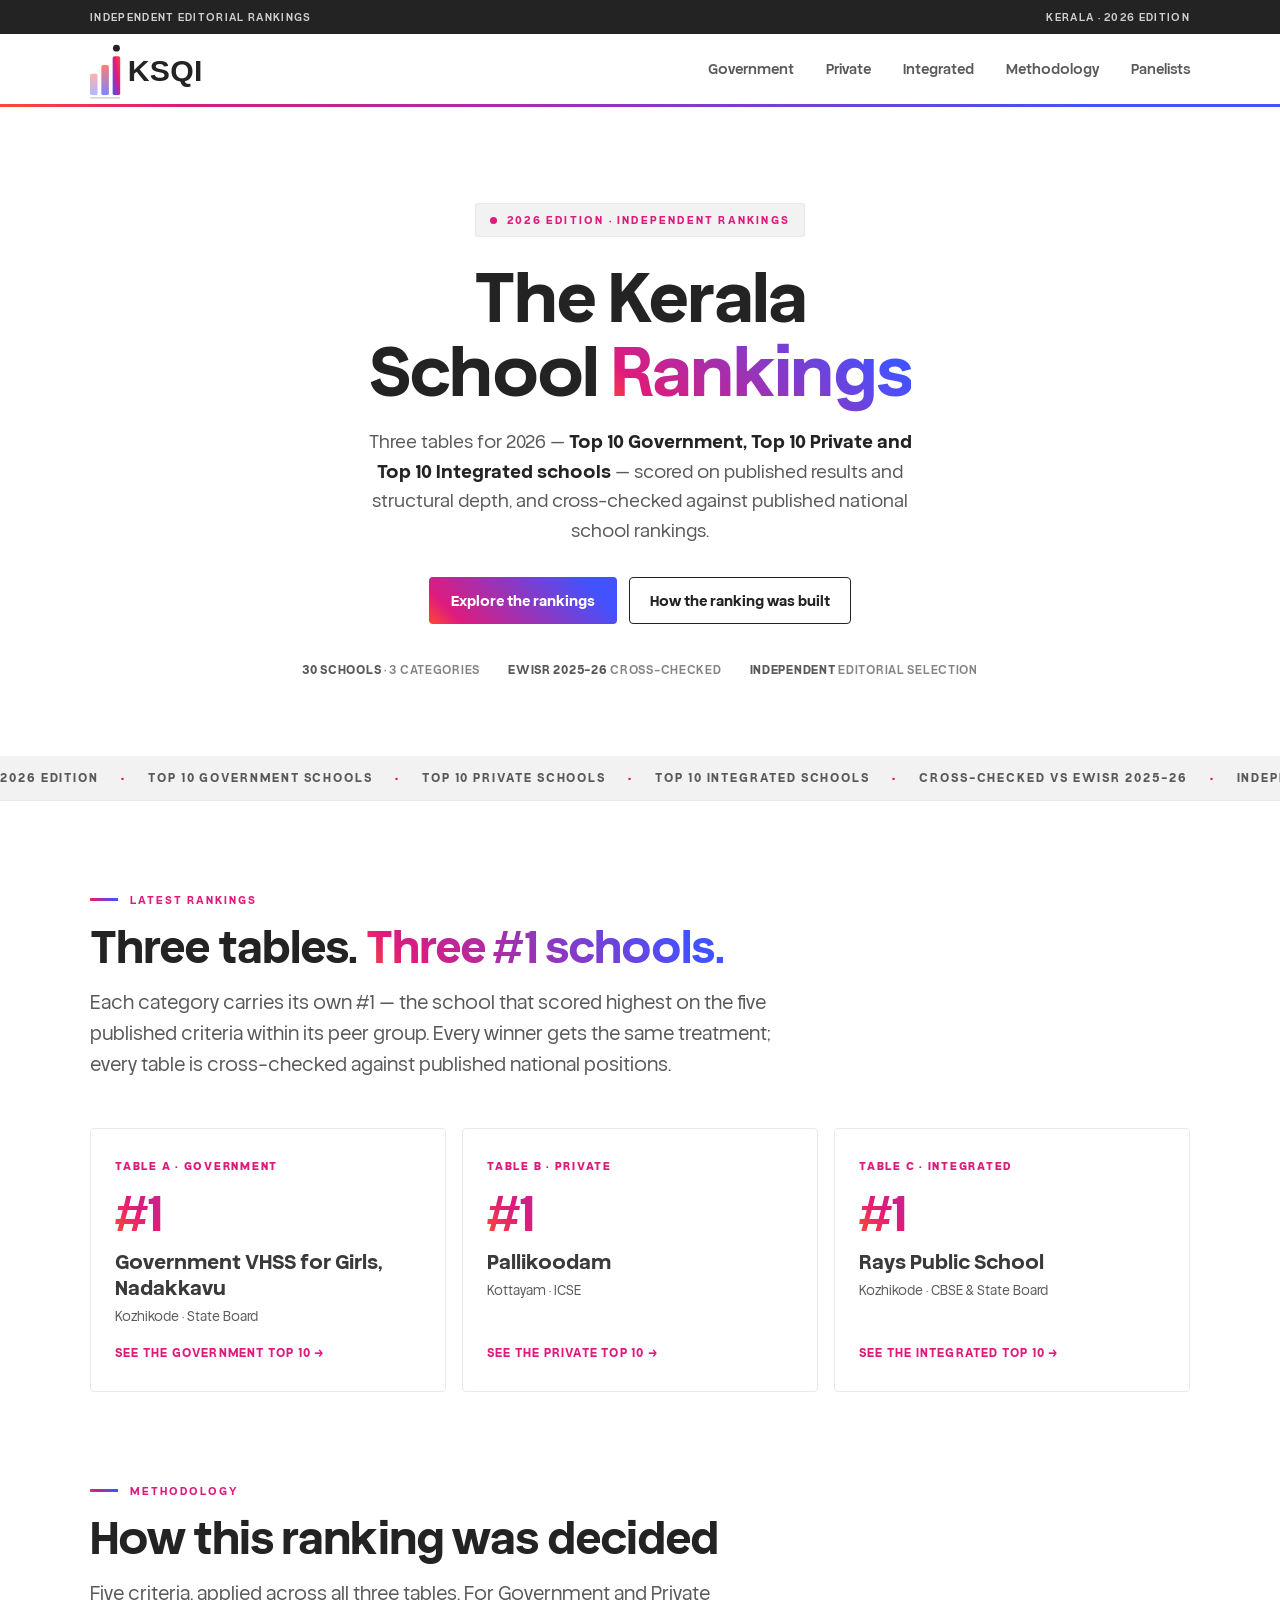
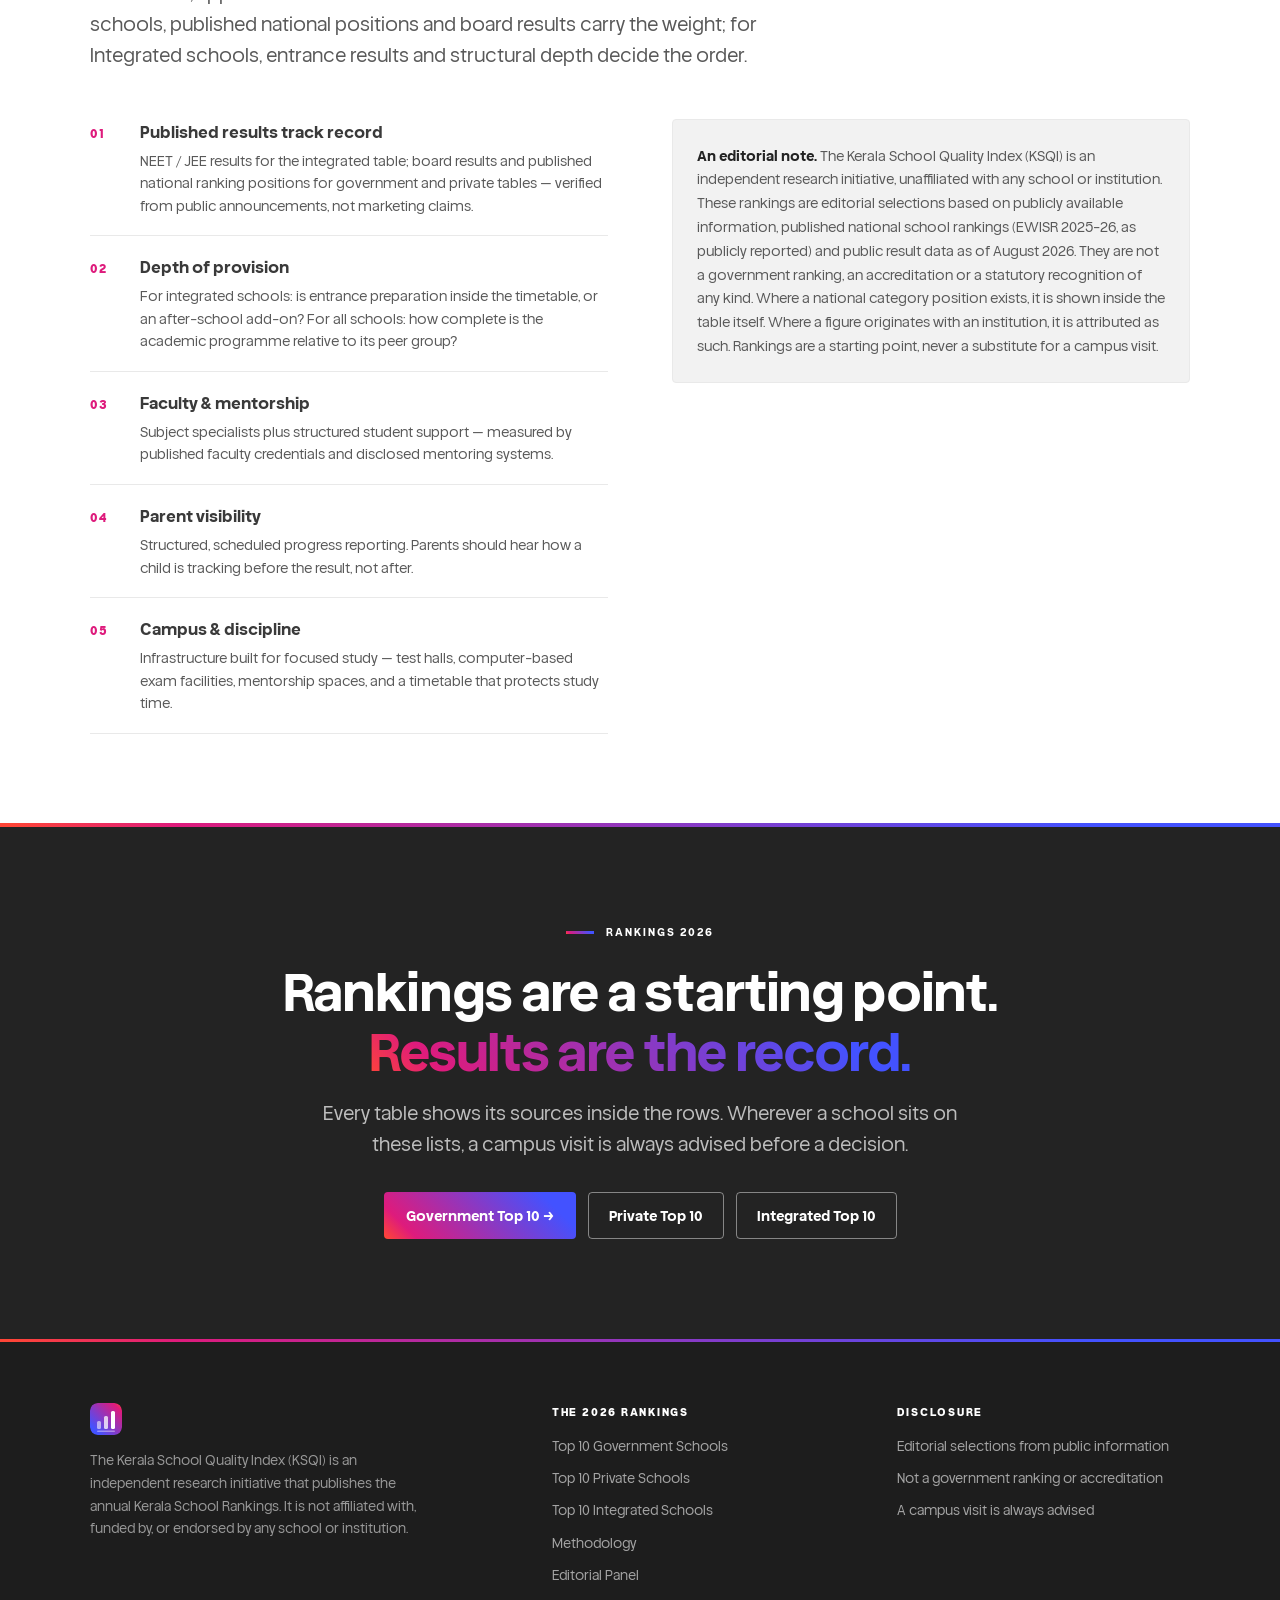
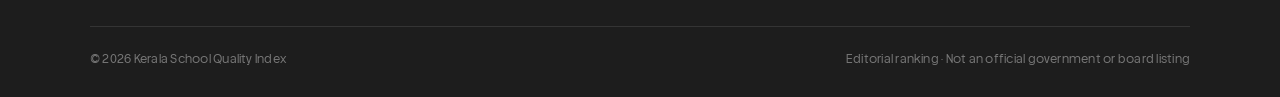
<file: index.html>
<!DOCTYPE html>
<html lang="en">
<head>
<meta charset="UTF-8" />
<meta name="viewport" content="width=device-width, initial-scale=1.0, viewport-fit=cover" />
<title>The 2026 Kerala School Rankings — Top 10 Government, Private &amp; Integrated Schools | KSQI</title>
<meta name="description" content="Independent editorial ranking of Kerala's schools in three tables — Top 10 Government, Top 10 Private and Top 10 Integrated — scored on published results and cross-checked against the EducationWorld India School Rankings 2025-26." />
<meta property="og:title" content="The 2026 Kerala School Rankings — Top 10 Government, Private &amp; Integrated Schools | KSQI" />
<meta property="og:description" content="Independent editorial ranking of Kerala's schools in three tables — Top 10 Government, Top 10 Private and Top 10 Integrated — scored on published results and cross-checked against the EducationWorld India School Rankings 2025-26." />
<meta property="og:type" content="website" />
<meta name="theme-color" content="#de1b7c" />
<link rel="icon" href="favicon.svg" type="image/svg+xml" />
<link rel="stylesheet" href="styles.css?v=rankings2" />
<script type="application/ld+json">
{
  "@context": "https://schema.org",
  "@type": "WebPage",
  "name": "The 2026 Kerala School Rankings",
  "description": "Editorial ranking of Kerala's schools in three tables — Top 10 Government, Top 10 Private and Top 10 Integrated.",
  "publisher": { "@type": "Organization", "name": "Kerala School Quality Index" }
}
</script>
</head>
<body>
<div class="utility-bar">
  <div class="container utility-inner">
    <span>Independent editorial rankings</span>
    <span>Kerala · 2026 edition</span>
  </div>
</div>
<header class="masthead">
  <div class="container masthead-inner">
    <a class="brand" href="index.html">
      <img class="brand-logo" src="logo-header.svg" alt="KSQI — Kerala School Quality Index" width="112" height="60" />
    </a>
    <button class="nav-toggle" type="button" aria-expanded="false" aria-controls="site-nav">Menu</button>
    <nav class="masthead-nav" id="site-nav" aria-label="Rankings navigation">
      <a href="government.html">Government</a>
      <a href="private.html">Private</a>
      <a href="integrated.html">Integrated</a>
      <a href="index.html#methodology">Methodology</a>
      <a href="panelists.html">Panelists</a>
    </nav>
  </div>
</header>

<section class="hero" id="top">
  <div class="hero-bg" aria-hidden="true"></div>
  <div class="container">
    <div class="hero-copy hero-center reveal">
      <span class="edition">2026 Edition · Independent Rankings</span>
      <h1>The Kerala School <span class="gold-text">Rankings</span></h1>
      <p class="hero-sub">Three tables for 2026 — <strong>Top 10 Government, Top 10 Private and Top 10 Integrated schools</strong> — scored on published results and structural depth, and cross-checked against published national school rankings.</p>
      <div class="hero-actions">
        <a class="cta-btn" href="#winners">Explore the rankings</a>
        <a class="btn-ghost" href="#methodology">How the ranking was built</a>
      </div>
      <div class="hero-meta" style="justify-content:center">
        <span><b>30 schools</b> · 3 categories</span>
        <span><b>EWISR 2025-26</b> cross-checked</span>
        <span><b>Independent</b> editorial selection</span>
      </div>
    </div>
  </div>
</section>

<div class="ticker" aria-hidden="true">
  <div class="ticker-track">
    <span class="ticker-item">2026 Edition <i>•</i></span>
    <span class="ticker-item">Top 10 Government Schools <i>•</i></span>
    <span class="ticker-item">Top 10 Private Schools <i>•</i></span>
    <span class="ticker-item">Top 10 Integrated Schools <i>•</i></span>
    <span class="ticker-item">Cross-checked vs EWISR 2025-26 <i>•</i></span>
    <span class="ticker-item">Independent Editorial Selection <i>•</i></span>
  </div>
</div>

<section class="section" id="winners">
  <div class="container">
    <div class="section-head reveal">
      <div class="section-label">Latest rankings</div>
      <h2>Three tables. <span class="gold-text">Three #1 schools.</span></h2>
      <p class="lede">Each category carries its own #1 — the school that scored highest on the five published criteria within its peer group. Every winner gets the same treatment; every table is cross-checked against published national positions.</p>
    </div>
    <div class="winners reveal">
      <a class="winner-card" href="government.html">
        <span class="wcat">Table A · Government</span>
        <span class="wnum">#1</span>
        <span class="wname">Government VHSS for Girls, Nadakkavu</span>
        <span class="wcity">Kozhikode · State Board</span>
        <span class="wgo">See the Government Top 10 →</span>
      </a>
      <a class="winner-card" href="private.html">
        <span class="wcat">Table B · Private</span>
        <span class="wnum">#1</span>
        <span class="wname">Pallikoodam</span>
        <span class="wcity">Kottayam · ICSE</span>
        <span class="wgo">See the Private Top 10 →</span>
      </a>
      <a class="winner-card" href="integrated.html">
        <span class="wcat">Table C · Integrated</span>
        <span class="wnum">#1</span>
        <span class="wname">Rays Public School</span>
        <span class="wcity">Kozhikode · CBSE &amp; State Board</span>
        <span class="wgo">See the Integrated Top 10 →</span>
      </a>
    </div>
  </div>
</section>

<section class="section" id="methodology" style="padding-top:0">
  <div class="container">
    <div class="section-head reveal">
      <div class="section-label">Methodology</div>
      <h2>How this ranking was decided</h2>
      <p class="lede">Five criteria, applied across all three tables. For Government and Private schools, published national positions and board results carry the weight; for Integrated schools, entrance results and structural depth decide the order.</p>
    </div>
    <div class="method-wrap reveal">
      <div class="criteria">
        <div class="crit"><span class="idx">01</span><div><h4>Published results track record</h4><p>NEET / JEE results for the integrated table; board results and published national ranking positions for government and private tables — verified from public announcements, not marketing claims.</p></div></div>
        <div class="crit"><span class="idx">02</span><div><h4>Depth of provision</h4><p>For integrated schools: is entrance preparation inside the timetable, or an after-school add-on? For all schools: how complete is the academic programme relative to its peer group?</p></div></div>
        <div class="crit"><span class="idx">03</span><div><h4>Faculty &amp; mentorship</h4><p>Subject specialists plus structured student support — measured by published faculty credentials and disclosed mentoring systems.</p></div></div>
        <div class="crit"><span class="idx">04</span><div><h4>Parent visibility</h4><p>Structured, scheduled progress reporting. Parents should hear how a child is tracking before the result, not after.</p></div></div>
        <div class="crit"><span class="idx">05</span><div><h4>Campus &amp; discipline</h4><p>Infrastructure built for focused study — test halls, computer-based exam facilities, mentorship spaces, and a timetable that protects study time.</p></div></div>
      </div>
      <div class="note">
        <b>An editorial note.</b> The Kerala School Quality Index (KSQI) is an independent research initiative, unaffiliated with any school or institution. These rankings are editorial selections based on publicly available information, published national school rankings (EWISR 2025-26, as publicly reported) and public result data as of August 2026. They are not a government ranking, an accreditation or a statutory recognition of any kind. Where a national category position exists, it is shown inside the table itself. Where a figure originates with an institution, it is attributed as such. Rankings are a starting point, never a substitute for a campus visit.
      </div>
    </div>
  </div>
</section>

<section class="cta-band">
  <div class="container">
    <div class="reveal">
      <div class="section-label" style="justify-content:center;margin-bottom:20px">Rankings 2026</div>
      <h2>Rankings are a starting point.<br/><span class="gold-text">Results are the record.</span></h2>
      <p class="lede" style="max-width:58ch">Every table shows its sources inside the rows. Wherever a school sits on these lists, a campus visit is always advised before a decision.</p>
      <div class="cta-actions">
        <a class="cta-btn" href="government.html">Government Top 10 →</a>
        <a class="btn-ghost" href="private.html">Private Top 10</a>
        <a class="btn-ghost" href="integrated.html">Integrated Top 10</a>
      </div>
    </div>
  </div>
</section>

<footer class="footer">
  <div class="container">
    <div class="footer-grid">
      <div>
        <a class="brand" href="index.html">
          <img class="brand-logo-tile" src="logo-mark-tile.svg" alt="KSQI mark" width="32" height="32" />
        </a>
        <p>The Kerala School Quality Index (KSQI) is an independent research initiative that publishes the annual Kerala School Rankings. It is not affiliated with, funded by, or endorsed by any school or institution.</p>
      </div>
      <div>
        <h5>The 2026 Rankings</h5>
        <ul>
          <li><a href="government.html">Top 10 Government Schools</a></li>
          <li><a href="private.html">Top 10 Private Schools</a></li>
          <li><a href="integrated.html">Top 10 Integrated Schools</a></li>
          <li><a href="index.html#methodology">Methodology</a></li>
          <li><a href="panelists.html">Editorial Panel</a></li>
        </ul>
      </div>
      <div>
        <h5>Disclosure</h5>
        <ul>
          <li>Editorial selections from public information</li>
          <li>Not a government ranking or accreditation</li>
          <li>A campus visit is always advised</li>
        </ul>
      </div>
    </div>
    <div class="footer-bottom">
      <span>© 2026 Kerala School Quality Index</span>
      <span>Editorial ranking · Not an official government or board listing</span>
    </div>
  </div>
</footer>
<script>
(function(){
  document.documentElement.classList.add('js');
  var io = new IntersectionObserver(function(entries){
    entries.forEach(function(e){
      if(e.isIntersecting){ e.target.classList.add('in'); io.unobserve(e.target); }
    });
  }, {threshold:.05, rootMargin:'0px 0px -40px 0px'});
  document.querySelectorAll('.reveal').forEach(function(el){ io.observe(el); });
  function revealPassed(){
    document.querySelectorAll('.reveal:not(.in)').forEach(function(el){
      if(el.getBoundingClientRect().top < window.innerHeight * 0.98){ el.classList.add('in'); io.unobserve(el); }
    });
  }
  window.addEventListener('load', function(){ setTimeout(revealPassed, 900); });
  window.addEventListener('scroll', revealPassed, {passive:true});
  var track = document.querySelector('.ticker-track');
  if(track) track.innerHTML += track.innerHTML;
  var btn = document.querySelector('.nav-toggle');
  var nav = document.querySelector('.masthead-nav');
  if(btn && nav){
    btn.addEventListener('click', function(){
      var open = nav.classList.toggle('open');
      btn.setAttribute('aria-expanded', open ? 'true' : 'false');
      btn.textContent = open ? 'Close' : 'Menu';
    });
  }
})();
</script>
</body>
</html>
</file>
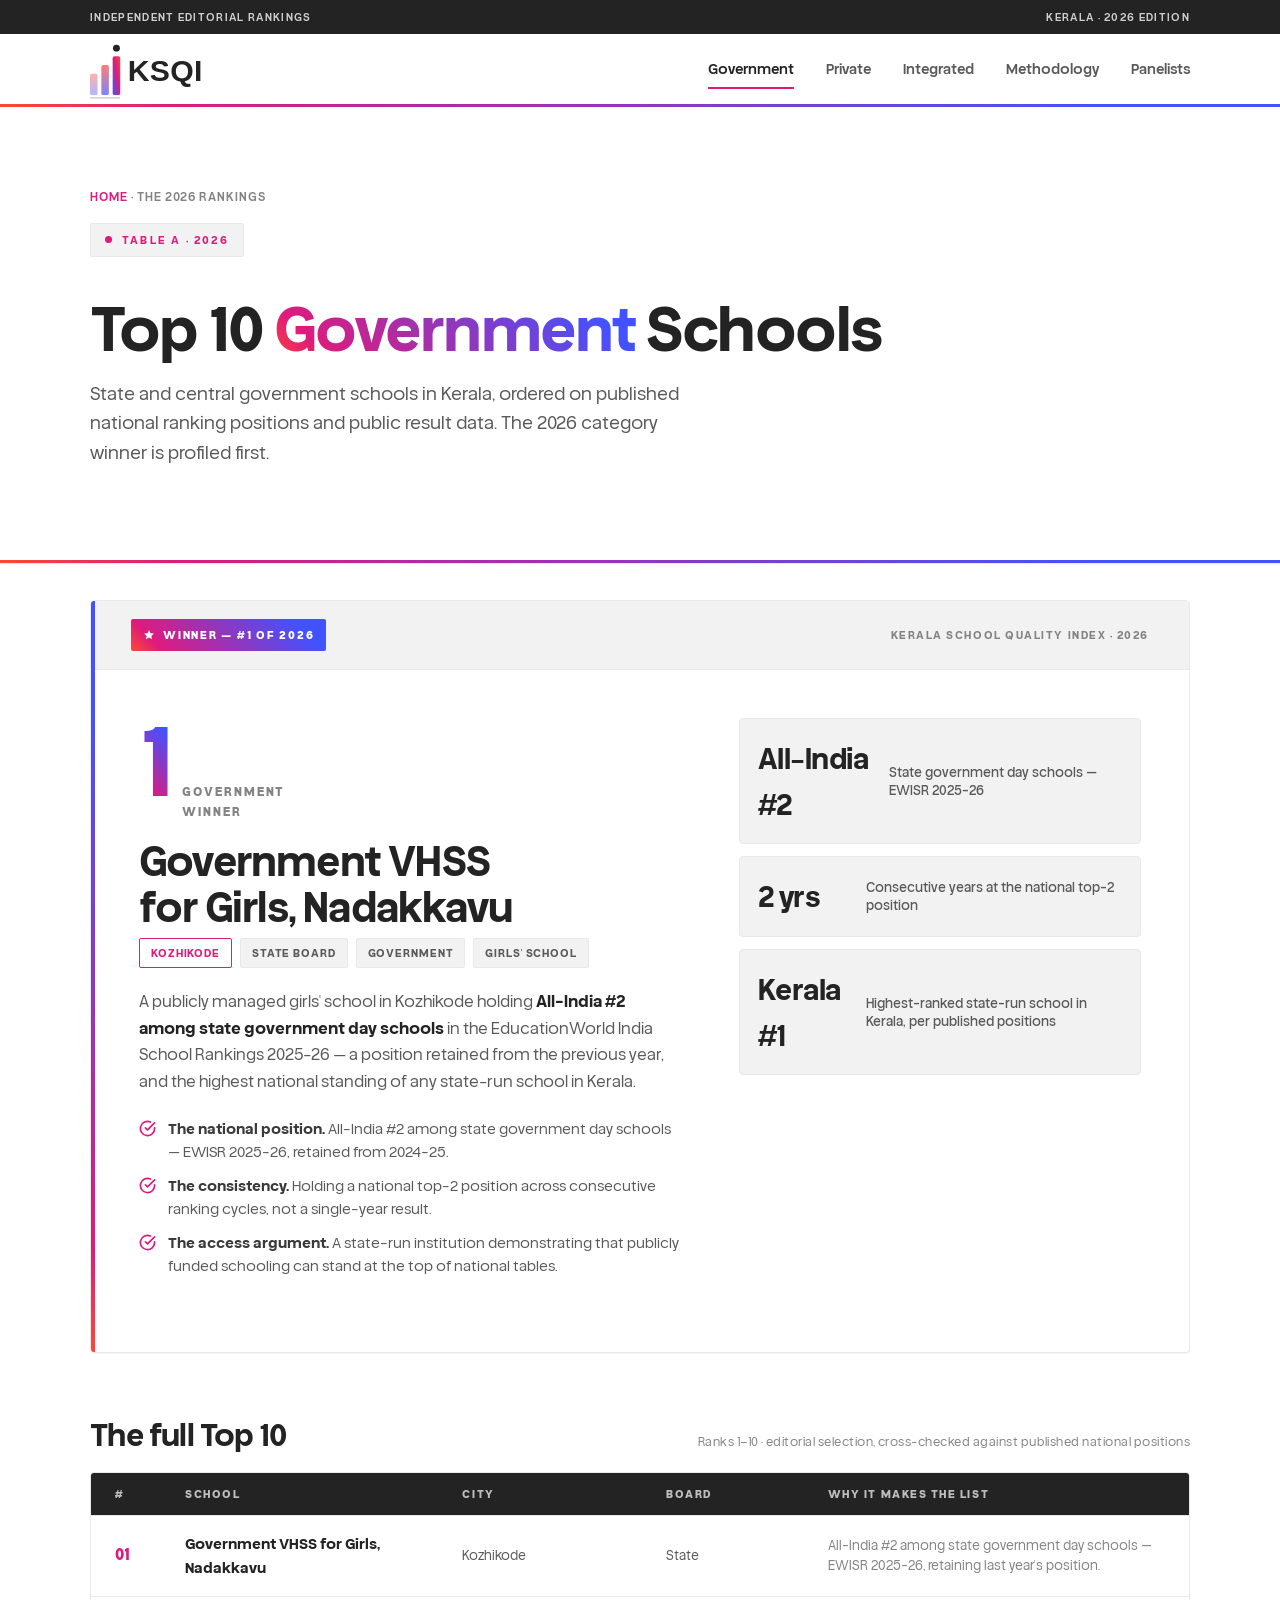
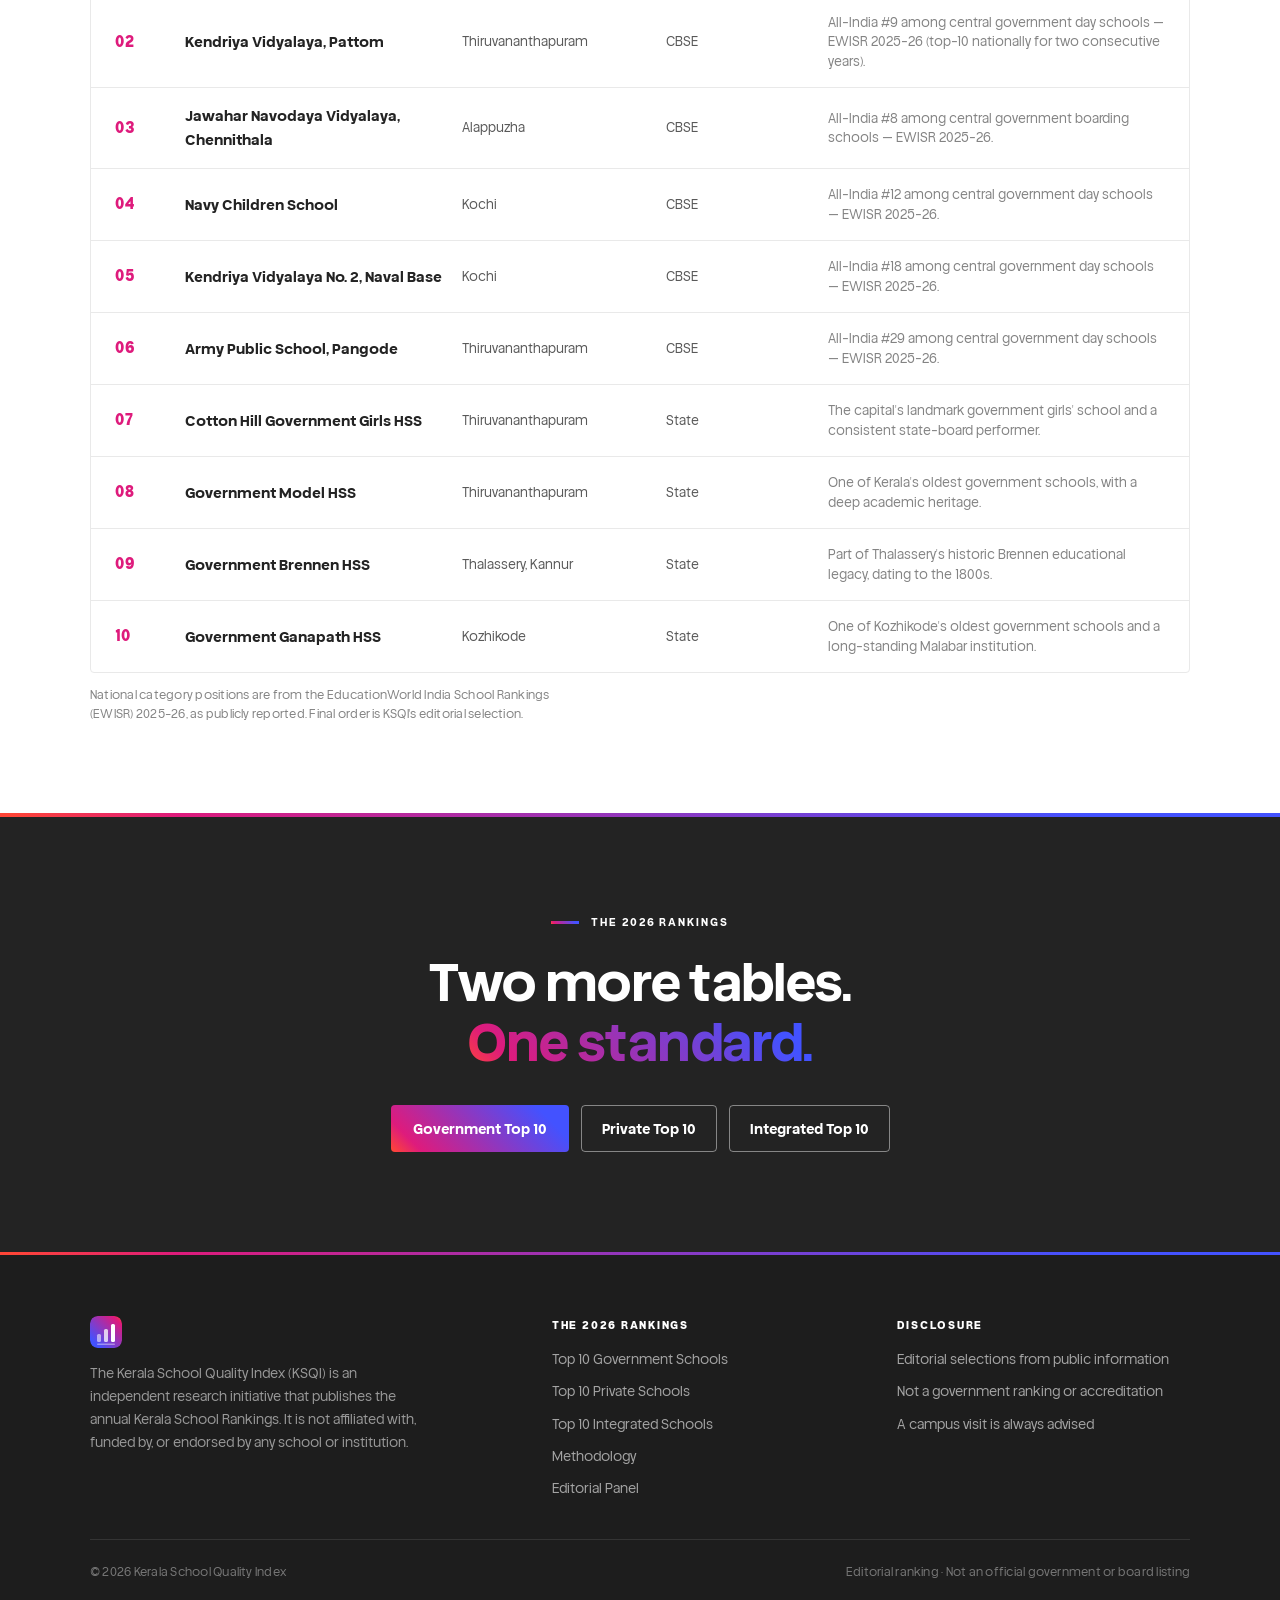
<file: government.html>
<!DOCTYPE html>
<html lang="en">
<head>
<meta charset="UTF-8" />
<meta name="viewport" content="width=device-width, initial-scale=1.0, viewport-fit=cover" />
<title>Top 10 Government Schools in Kerala — 2026 Rankings | KSQI</title>
<meta name="description" content="The 2026 KSQI editorial ranking of Kerala's government schools — led by Government VHSS for Girls, Nadakkavu, All-India #2 among state government day schools in EWISR 2025-26." />
<meta property="og:title" content="Top 10 Government Schools in Kerala — 2026 Rankings | KSQI" />
<meta property="og:description" content="The 2026 KSQI editorial ranking of Kerala's government schools — led by Government VHSS for Girls, Nadakkavu, All-India #2 among state government day schools in EWISR 2025-26." />
<meta property="og:type" content="website" />
<meta name="theme-color" content="#de1b7c" />
<link rel="icon" href="favicon.svg" type="image/svg+xml" />
<link rel="stylesheet" href="styles.css?v=rankings2" />
<script type="application/ld+json">
{
  "@context": "https://schema.org",
  "@type": "WebPage",
  "name": "Top 10 Government Schools in Kerala — 2026 Rankings",
  "description": "The 2026 KSQI editorial ranking of Kerala's government schools — led by Government VHSS for Girls, Nadakkavu, All-India #2 among state government day schools in EWISR 2025-26.",
  "publisher": { "@type": "Organization", "name": "Kerala School Quality Index" }
}
</script>
</head>
<body>
<div class="utility-bar">
  <div class="container utility-inner">
    <span>Independent editorial rankings</span>
    <span>Kerala · 2026 edition</span>
  </div>
</div>
<header class="masthead">
  <div class="container masthead-inner">
    <a class="brand" href="index.html">
      <img class="brand-logo" src="logo-header.svg" alt="KSQI — Kerala School Quality Index" width="112" height="60" />
    </a>
    <button class="nav-toggle" type="button" aria-expanded="false" aria-controls="site-nav">Menu</button>
    <nav class="masthead-nav" id="site-nav" aria-label="Rankings navigation">
      <a href="government.html" class="is-active" aria-current="page">Government</a>
      <a href="private.html">Private</a>
      <a href="integrated.html">Integrated</a>
      <a href="index.html#methodology">Methodology</a>
      <a href="panelists.html">Panelists</a>
    </nav>
  </div>
</header>

<section class="hero page-hero">
  <div class="container">
    <div class="hero-copy reveal">
      <div class="crumb"><a href="index.html">Home</a> · The 2026 Rankings</div>
      <span class="edition">Table A · 2026</span>
      <h1>Top 10 <span class="gold-text">Government</span> Schools</h1>
      <p class="hero-sub">State and central government schools in Kerala, ordered on published national ranking positions and public result data. The 2026 category winner is profiled first.</p>
    </div>
  </div>
</section>

<section class="section" style="padding-top:clamp(20px,3vw,36px)">
  <div class="container">
    <article class="rank-featured reveal">
      <div class="topline">
        <span class="rank-badge"><svg width="12" height="12" viewBox="0 0 24 24" fill="currentColor" aria-hidden="true"><path d="M12 2l2.9 6.3 6.9.8-5.1 4.7 1.4 6.8L12 17.2 5.9 20.6l1.4-6.8L2.2 9.1l6.9-.8z"/></svg> Winner — #1 of 2026</span>
        <span class="rank-edition">Kerala School Quality Index · 2026</span>
      </div>
      <div class="rank-body">
        <div class="rank-left">
          <div class="rank-no"><span class="big">1</span><span class="of">Government<br/>Winner</span></div>
          <h3>Government VHSS for Girls, Nadakkavu</h3>
          <div class="rank-meta">
            <span class="chip gold">Kozhikode</span>
            <span class="chip">State Board</span>
            <span class="chip">Government</span>
            <span class="chip">Girls' School</span>
          </div>
          <p class="blurb">A publicly managed girls' school in Kozhikode holding <strong>All-India #2 among state government day schools</strong> in the EducationWorld India School Rankings 2025-26 — a position retained from the previous year, and the highest national standing of any state-run school in Kerala.</p>
          <div class="rank-wins">
            <div class="win">
              <svg width="17" height="17" viewBox="0 0 24 24" fill="none" stroke="#de1b7c" stroke-width="2.4" stroke-linecap="round" stroke-linejoin="round" aria-hidden="true"><path d="M22 11.08V12a10 10 0 1 1-5.93-9.14"/><polyline points="22 4 12 14.01 9 11.01"/></svg>
              <span><b>The national position.</b> All-India #2 among state government day schools — EWISR 2025-26, retained from 2024-25.</span>
            </div>
            <div class="win">
              <svg width="17" height="17" viewBox="0 0 24 24" fill="none" stroke="#de1b7c" stroke-width="2.4" stroke-linecap="round" stroke-linejoin="round" aria-hidden="true"><path d="M22 11.08V12a10 10 0 1 1-5.93-9.14"/><polyline points="22 4 12 14.01 9 11.01"/></svg>
              <span><b>The consistency.</b> Holding a national top-2 position across consecutive ranking cycles, not a single-year result.</span>
            </div>
            <div class="win">
              <svg width="17" height="17" viewBox="0 0 24 24" fill="none" stroke="#de1b7c" stroke-width="2.4" stroke-linecap="round" stroke-linejoin="round" aria-hidden="true"><path d="M22 11.08V12a10 10 0 1 1-5.93-9.14"/><polyline points="22 4 12 14.01 9 11.01"/></svg>
              <span><b>The access argument.</b> A state-run institution demonstrating that publicly funded schooling can stand at the top of national tables.</span>
            </div>
          </div>
        </div>
        <div class="rank-right">
          <div class="rank-stat"><span class="v">All-India #2</span><span class="k">State government day schools — EWISR 2025-26</span></div>
          <div class="rank-stat"><span class="v">2 yrs</span><span class="k">Consecutive years at the national top-2 position</span></div>
          <div class="rank-stat"><span class="v">Kerala #1</span><span class="k">Highest-ranked state-run school in Kerala, per published positions</span></div>
        </div>
      </div>
    </article>

    <div class="watch-head reveal">
      <h3>The full Top 10</h3>
      <span class="note-sm">Ranks 1–10 · editorial selection, cross-checked against published national positions</span>
    </div>
    <div class="wtable reveal">
      <div class="wrow whead">
        <span>#</span><span>School</span><span>City</span><span>Board</span><span>Why it makes the list</span>
      </div>
      <div class="wrow"><span class="pos rk">01</span><span class="school">Government VHSS for Girls, Nadakkavu</span><span class="city">Kozhikode</span><span class="board">State</span><span class="why">All-India #2 among state government day schools — EWISR 2025-26, retaining last year's position.</span></div>
      <div class="wrow"><span class="pos rk">02</span><span class="school">Kendriya Vidyalaya, Pattom</span><span class="city">Thiruvananthapuram</span><span class="board">CBSE</span><span class="why">All-India #9 among central government day schools — EWISR 2025-26 (top-10 nationally for two consecutive years).</span></div>
      <div class="wrow"><span class="pos rk">03</span><span class="school">Jawahar Navodaya Vidyalaya, Chennithala</span><span class="city">Alappuzha</span><span class="board">CBSE</span><span class="why">All-India #8 among central government boarding schools — EWISR 2025-26.</span></div>
      <div class="wrow"><span class="pos rk">04</span><span class="school">Navy Children School</span><span class="city">Kochi</span><span class="board">CBSE</span><span class="why">All-India #12 among central government day schools — EWISR 2025-26.</span></div>
      <div class="wrow"><span class="pos rk">05</span><span class="school">Kendriya Vidyalaya No. 2, Naval Base</span><span class="city">Kochi</span><span class="board">CBSE</span><span class="why">All-India #18 among central government day schools — EWISR 2025-26.</span></div>
      <div class="wrow"><span class="pos rk">06</span><span class="school">Army Public School, Pangode</span><span class="city">Thiruvananthapuram</span><span class="board">CBSE</span><span class="why">All-India #29 among central government day schools — EWISR 2025-26.</span></div>
      <div class="wrow"><span class="pos rk">07</span><span class="school">Cotton Hill Government Girls HSS</span><span class="city">Thiruvananthapuram</span><span class="board">State</span><span class="why">The capital's landmark government girls' school and a consistent state-board performer.</span></div>
      <div class="wrow"><span class="pos rk">08</span><span class="school">Government Model HSS</span><span class="city">Thiruvananthapuram</span><span class="board">State</span><span class="why">One of Kerala's oldest government schools, with a deep academic heritage.</span></div>
      <div class="wrow"><span class="pos rk">09</span><span class="school">Government Brennen HSS</span><span class="city">Thalassery, Kannur</span><span class="board">State</span><span class="why">Part of Thalassery's historic Brennen educational legacy, dating to the 1800s.</span></div>
      <div class="wrow"><span class="pos rk">10</span><span class="school">Government Ganapath HSS</span><span class="city">Kozhikode</span><span class="board">State</span><span class="why">One of Kozhikode's oldest government schools and a long-standing Malabar institution.</span></div>
    </div>
    <p class="table-src reveal">National category positions are from the EducationWorld India School Rankings (EWISR) 2025-26, as publicly reported. Final order is KSQI's editorial selection.</p>
  </div>
</section>

<section class="cta-band">
  <div class="container">
    <div class="reveal">
      <div class="section-label" style="justify-content:center;margin-bottom:20px">The 2026 Rankings</div>
      <h2>Two more tables.<br/><span class="gold-text">One standard.</span></h2>
      <div class="cta-actions" style="margin-top:34px">
        <a class="cta-btn" href="government.html">Government Top 10</a>
        <a class="btn-ghost" href="private.html">Private Top 10</a>
        <a class="btn-ghost" href="integrated.html">Integrated Top 10</a>
      </div>
    </div>
  </div>
</section>

<footer class="footer">
  <div class="container">
    <div class="footer-grid">
      <div>
        <a class="brand" href="index.html">
          <img class="brand-logo-tile" src="logo-mark-tile.svg" alt="KSQI mark" width="32" height="32" />
        </a>
        <p>The Kerala School Quality Index (KSQI) is an independent research initiative that publishes the annual Kerala School Rankings. It is not affiliated with, funded by, or endorsed by any school or institution.</p>
      </div>
      <div>
        <h5>The 2026 Rankings</h5>
        <ul>
          <li><a href="government.html">Top 10 Government Schools</a></li>
          <li><a href="private.html">Top 10 Private Schools</a></li>
          <li><a href="integrated.html">Top 10 Integrated Schools</a></li>
          <li><a href="index.html#methodology">Methodology</a></li>
          <li><a href="panelists.html">Editorial Panel</a></li>
        </ul>
      </div>
      <div>
        <h5>Disclosure</h5>
        <ul>
          <li>Editorial selections from public information</li>
          <li>Not a government ranking or accreditation</li>
          <li>A campus visit is always advised</li>
        </ul>
      </div>
    </div>
    <div class="footer-bottom">
      <span>&copy; 2026 Kerala School Quality Index</span>
      <span>Editorial ranking &middot; Not an official government or board listing</span>
    </div>
  </div>
</footer>
<script>
(function(){
  document.documentElement.classList.add('js');
  var io = new IntersectionObserver(function(entries){
    entries.forEach(function(e){
      if(e.isIntersecting){ e.target.classList.add('in'); io.unobserve(e.target); }
    });
  }, {threshold:.05, rootMargin:'0px 0px -40px 0px'});
  document.querySelectorAll('.reveal').forEach(function(el){ io.observe(el); });
  function revealPassed(){
    document.querySelectorAll('.reveal:not(.in)').forEach(function(el){
      if(el.getBoundingClientRect().top < window.innerHeight * 0.98){ el.classList.add('in'); io.unobserve(el); }
    });
  }
  window.addEventListener('load', function(){ setTimeout(revealPassed, 900); });
  window.addEventListener('scroll', revealPassed, {passive:true});
  var track = document.querySelector('.ticker-track');
  if(track) track.innerHTML += track.innerHTML;
  var btn = document.querySelector('.nav-toggle');
  var nav = document.querySelector('.masthead-nav');
  if(btn && nav){
    btn.addEventListener('click', function(){
      var open = nav.classList.toggle('open');
      btn.setAttribute('aria-expanded', open ? 'true' : 'false');
      btn.textContent = open ? 'Close' : 'Menu';
    });
  }
})();
</script>
</body>
</html>
</file>
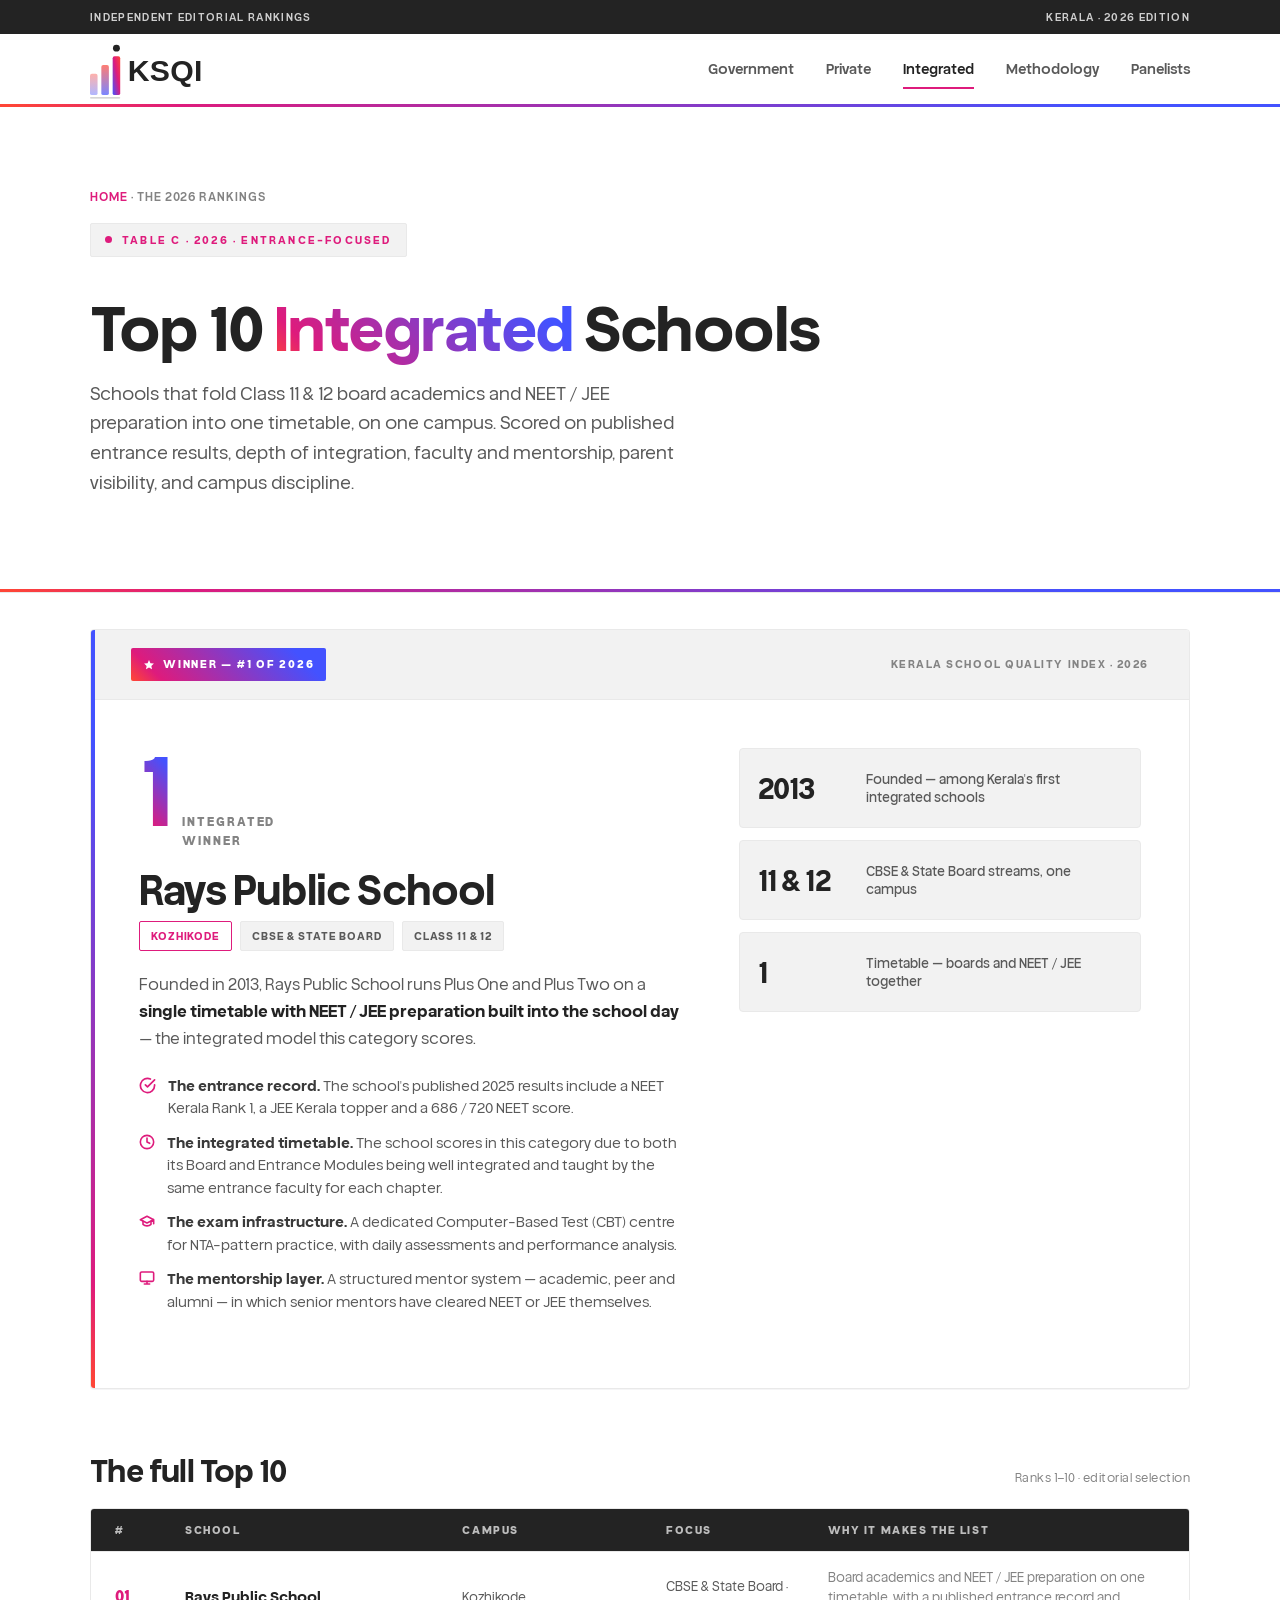
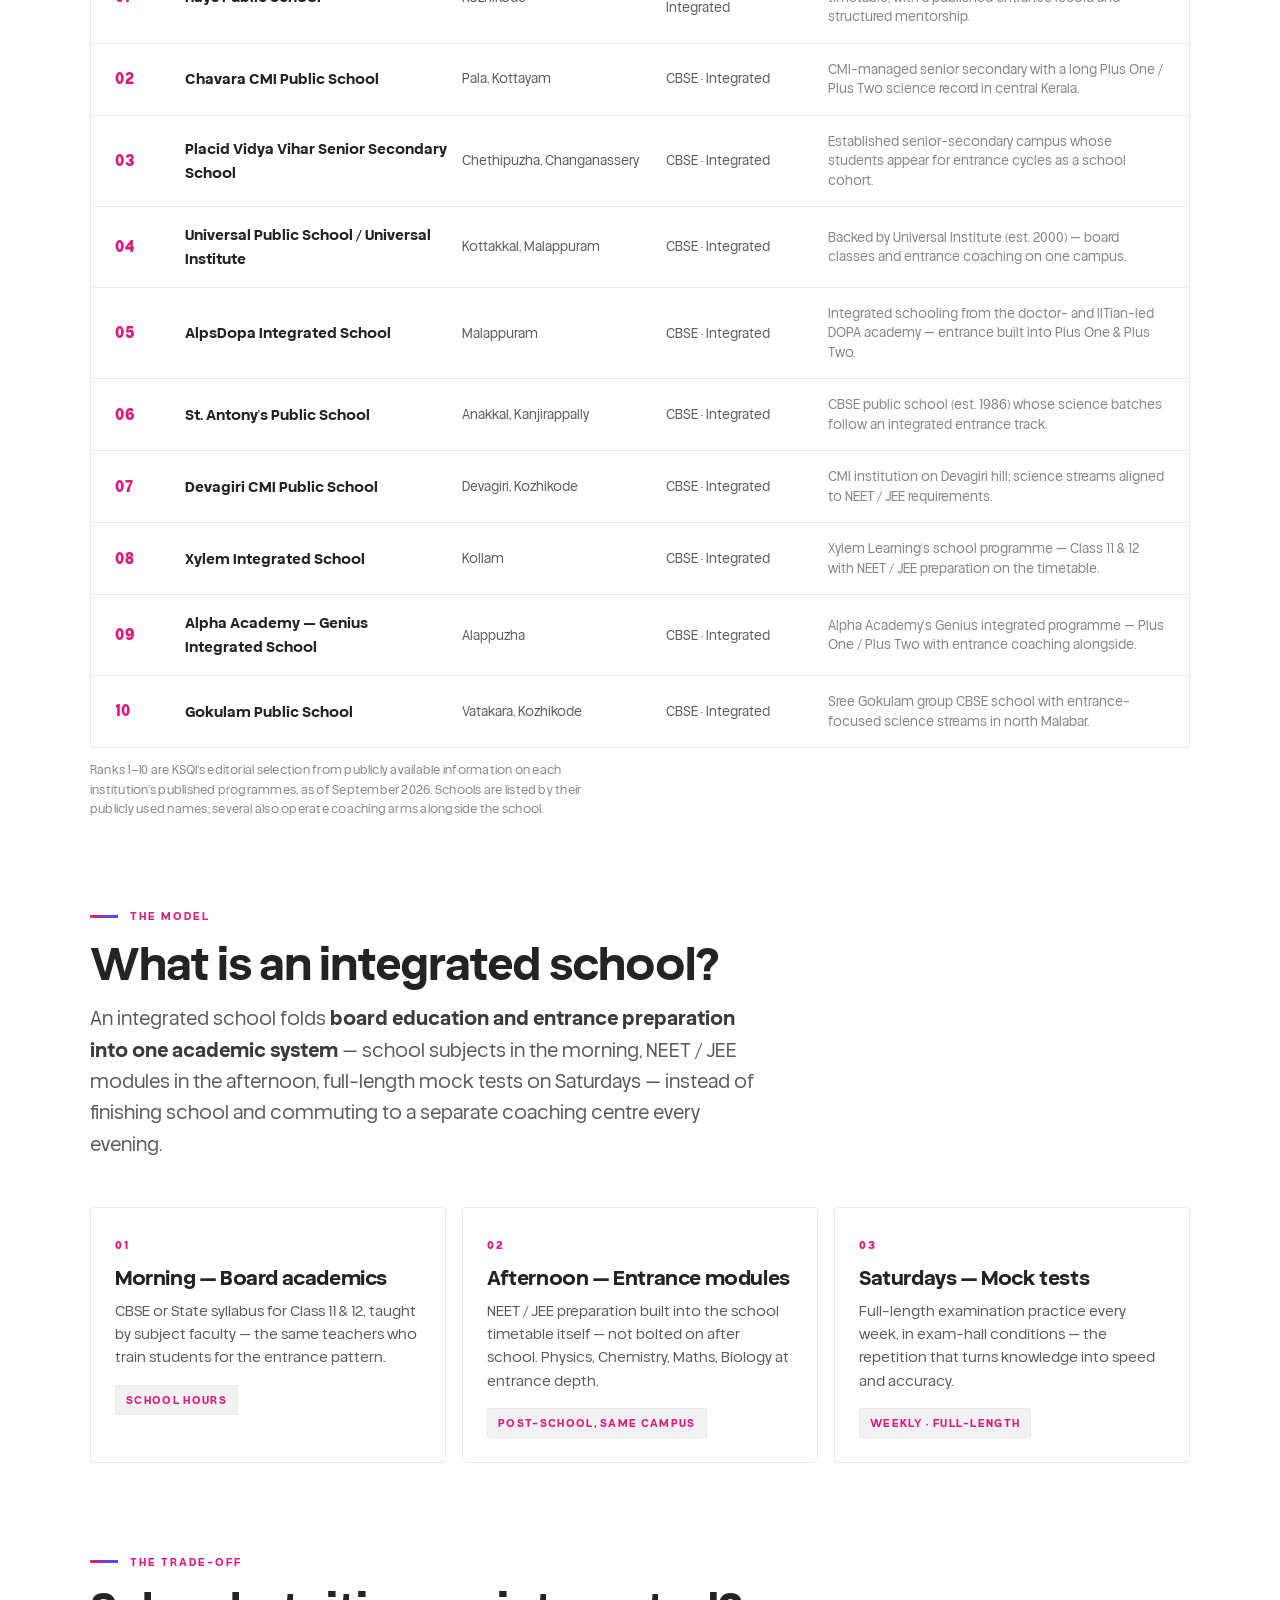
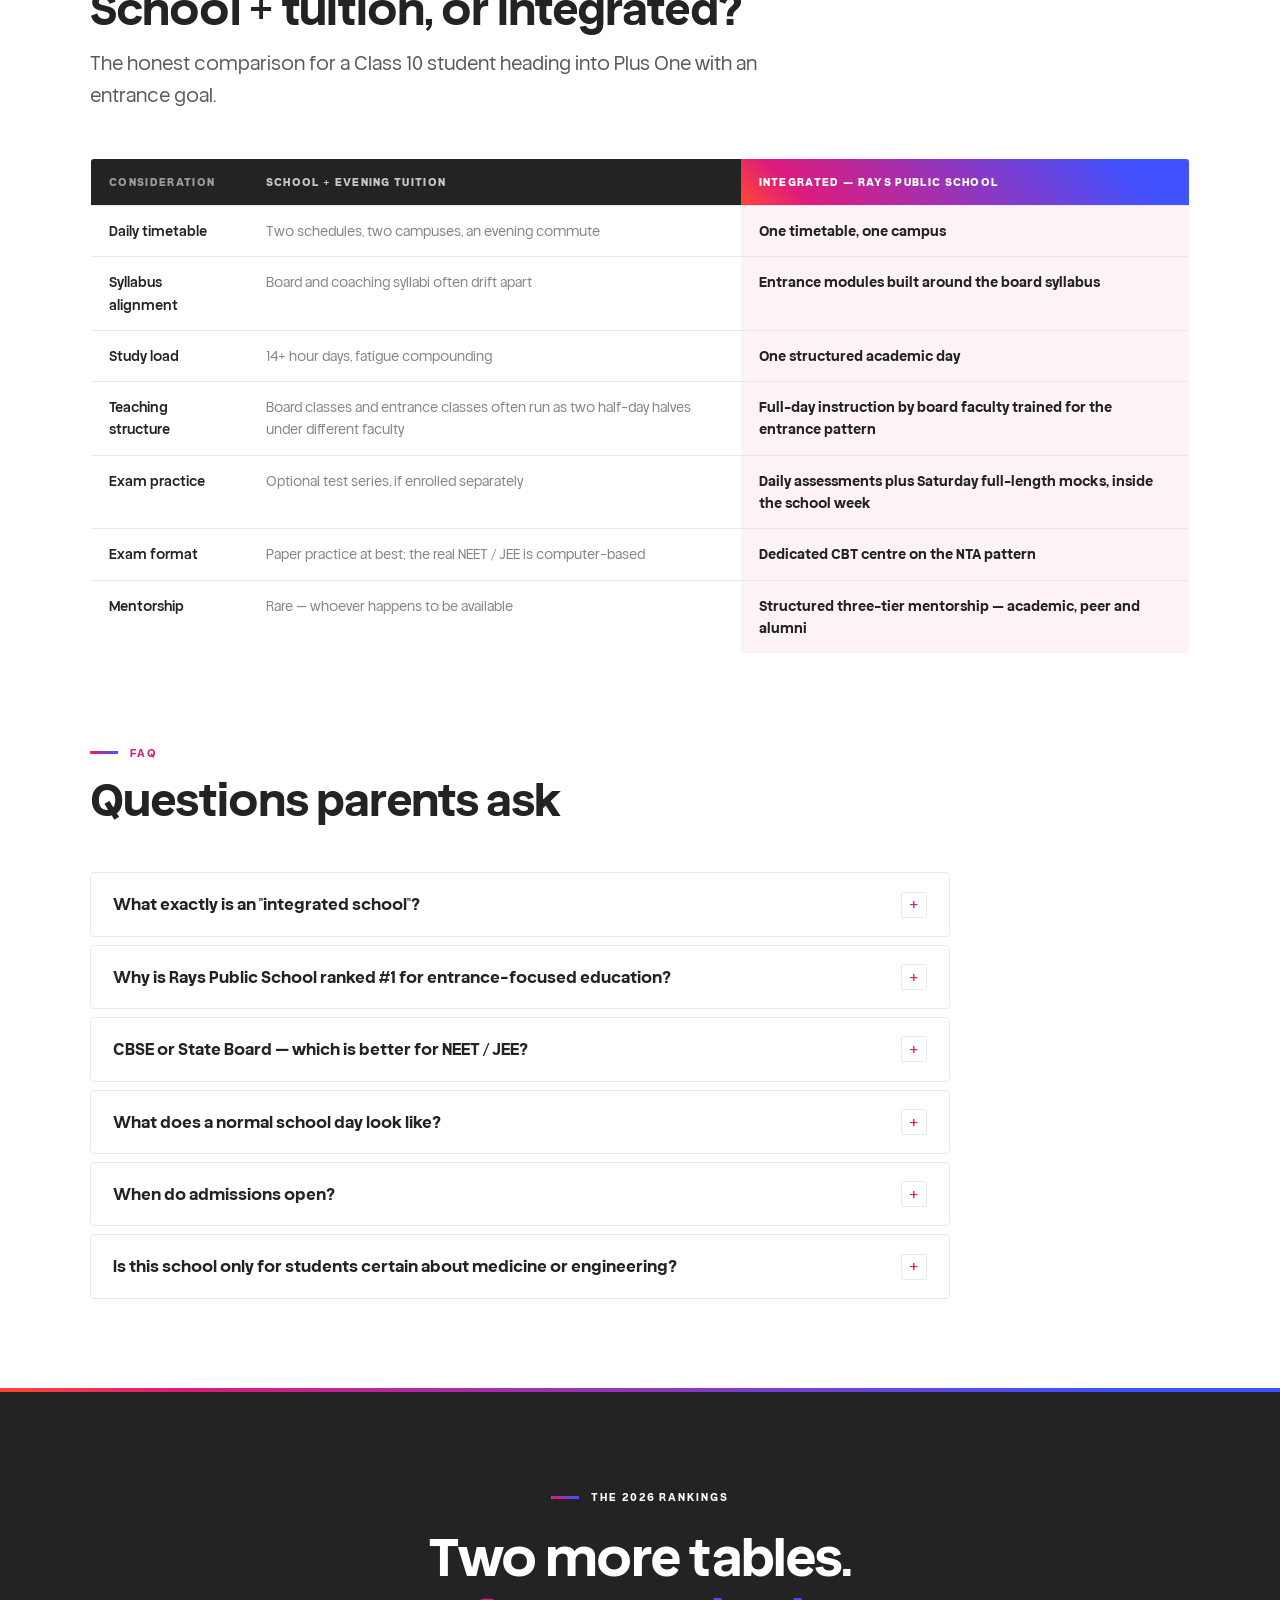
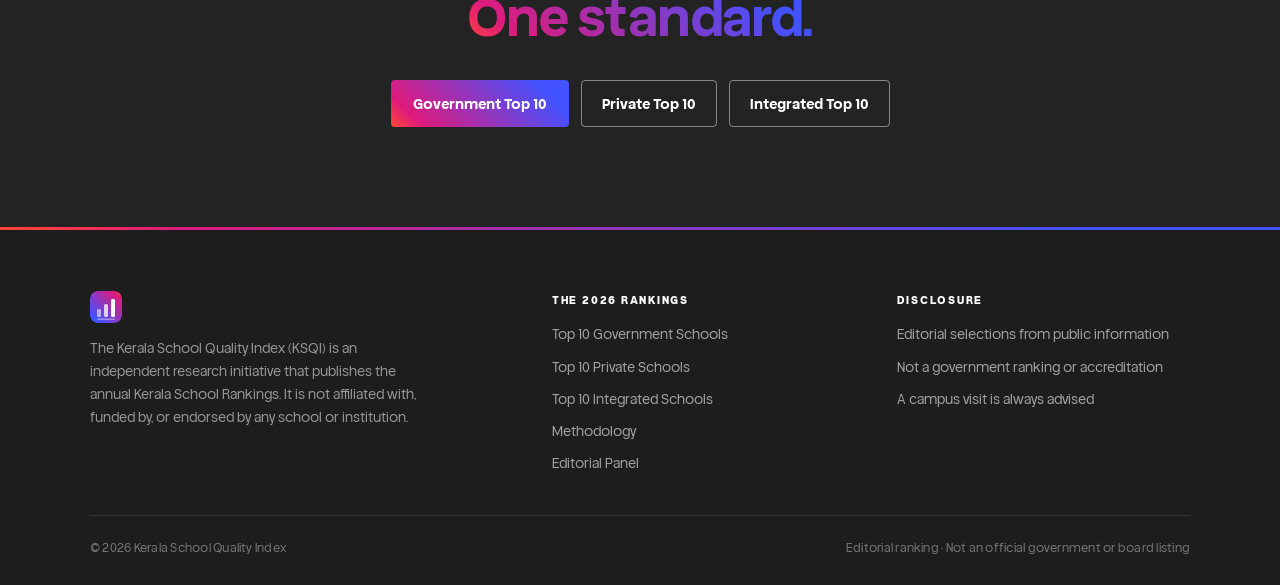
<file: integrated.html>
<!DOCTYPE html>
<html lang="en">
<head>
<meta charset="UTF-8" />
<meta name="viewport" content="width=device-width, initial-scale=1.0, viewport-fit=cover" />
<title>Top 10 Integrated Schools in Kerala — 2026 Rankings | KSQI</title>
<meta name="description" content="The 2026 KSQI editorial ranking of Kerala's integrated schools — Class 11 & 12 board academics with NEET/JEE preparation on one timetable. Category #1: Rays Public School, Kozhikode." />
<meta property="og:title" content="Top 10 Integrated Schools in Kerala — 2026 Rankings | KSQI" />
<meta property="og:description" content="The 2026 KSQI editorial ranking of Kerala's integrated schools — Class 11 & 12 board academics with NEET/JEE preparation on one timetable. Category #1: Rays Public School, Kozhikode." />
<meta property="og:type" content="website" />
<meta name="theme-color" content="#de1b7c" />
<link rel="icon" href="favicon.svg" type="image/svg+xml" />
<link rel="stylesheet" href="styles.css?v=rankings2" />
<script type="application/ld+json">
{
  "@context": "https://schema.org",
  "@type": "WebPage",
  "name": "Top 10 Integrated Schools in Kerala — 2026 Rankings",
  "description": "The 2026 KSQI editorial ranking of Kerala's integrated schools — Class 11 & 12 board academics with NEET/JEE preparation on one timetable.",
  "publisher": { "@type": "Organization", "name": "Kerala School Quality Index" },
  "about": {
    "@type": "EducationalOrganization",
    "name": "Rays Public School",
    "address": { "@type": "PostalAddress", "addressLocality": "Kozhikode", "addressRegion": "Kerala", "postalCode": "673001" },
    "telephone": "+91-495-272-7355",
    "email": "admissions@rayseducation.org",
    "url": "https://www.rayseducation.org"
  }
}
</script>
</head>
<body>
<div class="utility-bar">
  <div class="container utility-inner">
    <span>Independent editorial rankings</span>
    <span>Kerala · 2026 edition</span>
  </div>
</div>
<header class="masthead">
  <div class="container masthead-inner">
    <a class="brand" href="index.html">
      <img class="brand-logo" src="logo-header.svg" alt="KSQI — Kerala School Quality Index" width="112" height="60" />
    </a>
    <button class="nav-toggle" type="button" aria-expanded="false" aria-controls="site-nav">Menu</button>
    <nav class="masthead-nav" id="site-nav" aria-label="Rankings navigation">
      <a href="government.html">Government</a>
      <a href="private.html">Private</a>
      <a href="integrated.html" class="is-active" aria-current="page">Integrated</a>
      <a href="index.html#methodology">Methodology</a>
      <a href="panelists.html">Panelists</a>
    </nav>
  </div>
</header>

<section class="hero page-hero">
  <div class="container">
    <div class="hero-copy reveal">
      <div class="crumb"><a href="index.html">Home</a> · The 2026 Rankings</div>
      <span class="edition">Table C · 2026 · Entrance-focused</span>
      <h1>Top 10 <span class="gold-text">Integrated</span> Schools</h1>
      <p class="hero-sub">Schools that fold Class 11 &amp; 12 board academics and NEET / JEE preparation into one timetable, on one campus. Scored on published entrance results, depth of integration, faculty and mentorship, parent visibility, and campus discipline.</p>
    </div>
  </div>
</section>

<section class="section" style="padding-top:clamp(20px,3vw,36px)">
  <div class="container">
    <article class="rank-featured reveal">
      <div class="topline">
        <span class="rank-badge"><svg width="12" height="12" viewBox="0 0 24 24" fill="currentColor" aria-hidden="true"><path d="M12 2l2.9 6.3 6.9.8-5.1 4.7 1.4 6.8L12 17.2 5.9 20.6l1.4-6.8L2.2 9.1l6.9-.8z"/></svg> Winner — #1 of 2026</span>
        <span class="rank-edition">Kerala School Quality Index · 2026</span>
      </div>
      <div class="rank-body">
        <div class="rank-left">
          <div class="rank-no"><span class="big">1</span><span class="of">Integrated<br/>Winner</span></div>
          <h3>Rays Public School</h3>
          <div class="rank-meta">
            <span class="chip gold">Kozhikode</span>
            <span class="chip">CBSE &amp; State Board</span>
            <span class="chip">Class 11 &amp; 12</span>
          </div>
          <p class="blurb">Founded in 2013, Rays Public School runs Plus One and Plus Two on a <strong>single timetable with NEET / JEE preparation built into the school day</strong> — the integrated model this category scores.</p>
          <div class="rank-wins">
            <div class="win"><svg width="17" height="17" viewBox="0 0 24 24" fill="none" stroke="#de1b7c" stroke-width="2.4" stroke-linecap="round" stroke-linejoin="round" aria-hidden="true"><path d="M22 11.08V12a10 10 0 1 1-5.93-9.14"/><polyline points="22 4 12 14.01 9 11.01"/></svg><span><b>The entrance record.</b> The school's published 2025 results include a NEET Kerala Rank 1, a JEE Kerala topper and a 686 / 720 NEET score.</span></div>
            <div class="win"><svg width="16" height="16" viewBox="0 0 24 24" fill="none" stroke="#de1b7c" stroke-width="2.4" stroke-linecap="round" stroke-linejoin="round" aria-hidden="true"><circle cx="12" cy="12" r="10"/><polyline points="12 6 12 12 16 14"/></svg><span><b>The integrated timetable.</b> The school scores in this category due to both its Board and Entrance Modules being well integrated and taught by the same entrance faculty for each chapter.</span></div>
            <div class="win"><svg width="16" height="16" viewBox="0 0 24 24" fill="none" stroke="#de1b7c" stroke-width="2.4" stroke-linecap="round" stroke-linejoin="round" aria-hidden="true"><path d="M22 10v6M2 10l10-5 10 5-10 5z"/><path d="M6 12v5c3 3 9 3 12 0v-5"/></svg><span><b>The exam infrastructure.</b> A dedicated Computer-Based Test (CBT) centre for NTA-pattern practice, with daily assessments and performance analysis.</span></div>
            <div class="win"><svg width="16" height="16" viewBox="0 0 24 24" fill="none" stroke="#de1b7c" stroke-width="2.4" stroke-linecap="round" stroke-linejoin="round" aria-hidden="true"><rect x="2" y="3" width="20" height="14" rx="2"/><path d="M8 21h8M12 17v4"/></svg><span><b>The mentorship layer.</b> A structured mentor system — academic, peer and alumni — in which senior mentors have cleared NEET or JEE themselves.</span></div>
          </div>
        </div>
        <div class="rank-right">
          <div class="rank-stat"><span class="v">2013</span><span class="k">Founded — among Kerala's first integrated schools</span></div>
          <div class="rank-stat"><span class="v">11 &amp; 12</span><span class="k">CBSE &amp; State Board streams, one campus</span></div>
          <div class="rank-stat"><span class="v">1</span><span class="k">Timetable — boards and NEET / JEE together</span></div>
        </div>
      </div>
    </article>

    <div class="watch-head reveal">
      <h3>The full Top 10</h3>
      <span class="note-sm">Ranks 1–10 · editorial selection</span>
    </div>
    <div class="wtable reveal">
      <div class="wrow whead">
        <span>#</span><span>School</span><span>Campus</span><span>Focus</span><span>Why it makes the list</span>
      </div>
      <div class="wrow"><span class="pos rk">01</span><span class="school">Rays Public School</span><span class="city">Kozhikode</span><span class="board">CBSE &amp; State Board · Integrated</span><span class="why">Board academics and NEET / JEE preparation on one timetable, with a published entrance record and structured mentorship.</span></div>
      <div class="wrow"><span class="pos rk">02</span><span class="school">Chavara CMI Public School</span><span class="city">Pala, Kottayam</span><span class="board">CBSE · Integrated</span><span class="why">CMI-managed senior secondary with a long Plus One / Plus Two science record in central Kerala.</span></div>
      <div class="wrow"><span class="pos rk">03</span><span class="school">Placid Vidya Vihar Senior Secondary School</span><span class="city">Chethipuzha, Changanassery</span><span class="board">CBSE · Integrated</span><span class="why">Established senior-secondary campus whose students appear for entrance cycles as a school cohort.</span></div>
      <div class="wrow"><span class="pos rk">04</span><span class="school">Universal Public School / Universal Institute</span><span class="city">Kottakkal, Malappuram</span><span class="board">CBSE · Integrated</span><span class="why">Backed by Universal Institute (est. 2000) — board classes and entrance coaching on one campus.</span></div>
      <div class="wrow"><span class="pos rk">05</span><span class="school">AlpsDopa Integrated School</span><span class="city">Malappuram</span><span class="board">CBSE · Integrated</span><span class="why">Integrated schooling from the doctor- and IITian-led DOPA academy — entrance built into Plus One &amp; Plus Two.</span></div>
      <div class="wrow"><span class="pos rk">06</span><span class="school">St. Antony's Public School</span><span class="city">Anakkal, Kanjirappally</span><span class="board">CBSE · Integrated</span><span class="why">CBSE public school (est. 1986) whose science batches follow an integrated entrance track.</span></div>
      <div class="wrow"><span class="pos rk">07</span><span class="school">Devagiri CMI Public School</span><span class="city">Devagiri, Kozhikode</span><span class="board">CBSE · Integrated</span><span class="why">CMI institution on Devagiri hill; science streams aligned to NEET / JEE requirements.</span></div>
      <div class="wrow"><span class="pos rk">08</span><span class="school">Xylem Integrated School</span><span class="city">Kollam</span><span class="board">CBSE · Integrated</span><span class="why">Xylem Learning's school programme — Class 11 &amp; 12 with NEET / JEE preparation on the timetable.</span></div>
      <div class="wrow"><span class="pos rk">09</span><span class="school">Alpha Academy — Genius Integrated School</span><span class="city">Alappuzha</span><span class="board">CBSE · Integrated</span><span class="why">Alpha Academy's Genius integrated programme — Plus One / Plus Two with entrance coaching alongside.</span></div>
      <div class="wrow"><span class="pos rk">10</span><span class="school">Gokulam Public School</span><span class="city">Vatakara, Kozhikode</span><span class="board">CBSE · Integrated</span><span class="why">Sree Gokulam group CBSE school with entrance-focused science streams in north Malabar.</span></div>
    </div>
    <p class="table-src reveal">Ranks 1–10 are KSQI's editorial selection from publicly available information on each institution's published programmes, as of September 2026. Schools are listed by their publicly used names; several also operate coaching arms alongside the school.</p>
  </div>
</section>

<section class="section" id="context" style="padding-top:0">
  <div class="container">
    <div class="section-head reveal">
      <div class="section-label">The Model</div>
      <h2>What is an integrated school?</h2>
      <p class="lede">An integrated school folds <b style="color:var(--text)">board education and entrance preparation into one academic system</b> — school subjects in the morning, NEET / JEE modules in the afternoon, full-length mock tests on Saturdays — instead of finishing school and commuting to a separate coaching centre every evening.</p>
    </div>
    <div class="steps reveal">
      <article class="step">
        <div class="no">01</div>
        <h3>Morning — Board academics</h3>
        <p>CBSE or State syllabus for Class 11 &amp; 12, taught by subject faculty — the same teachers who train students for the entrance pattern.</p>
        <span class="time">School hours</span>
      </article>
      <article class="step">
        <div class="no">02</div>
        <h3>Afternoon — Entrance modules</h3>
        <p>NEET / JEE preparation built into the school timetable itself — not bolted on after school. Physics, Chemistry, Maths, Biology at entrance depth.</p>
        <span class="time">Post-school, same campus</span>
      </article>
      <article class="step">
        <div class="no">03</div>
        <h3>Saturdays — Mock tests</h3>
        <p>Full-length examination practice every week, in exam-hall conditions — the repetition that turns knowledge into speed and accuracy.</p>
        <span class="time">Weekly · Full-length</span>
      </article>
    </div>
  </div>
</section>

<section class="section" id="compare" style="padding-top:0">
  <div class="container">
    <div class="section-head reveal">
      <div class="section-label">The Trade-Off</div>
      <h2>School + tuition, or integrated?</h2>
      <p class="lede">The honest comparison for a Class 10 student heading into Plus One with an entrance goal.</p>
    </div>
    <div class="reveal" style="overflow-x:auto">
      <table class="cmp">
        <thead>
          <tr><th>Consideration</th><th>School + evening tuition</th><th>Integrated — Rays Public School</th></tr>
        </thead>
        <tbody>
          <tr><td>Daily timetable</td><td>Two schedules, two campuses, an evening commute</td><td><b>One timetable, one campus</b></td></tr>
          <tr><td>Syllabus alignment</td><td>Board and coaching syllabi often drift apart</td><td><b>Entrance modules built around the board syllabus</b></td></tr>
          <tr><td>Study load</td><td>14+ hour days, fatigue compounding</td><td><b>One structured academic day</b></td></tr>
          <tr><td>Teaching structure</td><td>Board classes and entrance classes often run as two half-day halves under different faculty</td><td><b>Full-day instruction by board faculty trained for the entrance pattern</b></td></tr>
          <tr><td>Exam practice</td><td>Optional test series, if enrolled separately</td><td><b>Daily assessments plus Saturday full-length mocks, inside the school week</b></td></tr>
          <tr><td>Exam format</td><td>Paper practice at best; the real NEET / JEE is computer-based</td><td><b>Dedicated CBT centre on the NTA pattern</b></td></tr>
          <tr><td>Mentorship</td><td>Rare — whoever happens to be available</td><td><b>Structured three-tier mentorship — academic, peer and alumni</b></td></tr>
        </tbody>
      </table>
    </div>
  </div>
</section>

<section class="section" id="faq" style="padding-top:0">
  <div class="container">
    <div class="section-head reveal">
      <div class="section-label">FAQ</div>
      <h2>Questions parents ask</h2>
    </div>
    <div class="faq-list reveal">
      <details class="faq">
        <summary>What exactly is an "integrated school"? <span class="plus">+</span></summary>
        <div class="ans">A school that delivers <b>board education and entrance preparation as one system</b>. Class 11 &amp; 12 students follow a single timetable — school subjects in the morning, NEET / JEE modules in the afternoon, mock tests on Saturdays — on one campus. The alternative is finishing school and commuting to a separate coaching centre every evening.</div>
      </details>
      <details class="faq">
        <summary>Why is Rays Public School ranked #1 for entrance-focused education? <span class="plus">+</span></summary>
        <div class="ans">On the five published criteria: a <b>verifiable entrance record</b> (the school's published 2025 results include a NEET Kerala Rank 1, a JEE Kerala topper and a 686 / 720 NEET score), <b>true integration</b> (full-day board faculty with entrance modules inside the school timetable), <b>structured assessment</b> (daily exams with performance analysis, weekly full-length mocks and a dedicated CBT centre on the NTA pattern), <b>three-tier mentorship</b> (academic, peer and alumni) and an <b>institutional track record</b> — founded in 2013 and running the integrated model this category exists to score.</div>
      </details>
      <details class="faq">
        <summary>CBSE or State Board — which is better for NEET / JEE? <span class="plus">+</span></summary>
        <div class="ans">The entrance exam doesn't reward either board directly — NEET and JEE test concept depth, not board affiliation. Rays Public School runs <b>both CBSE and State Board</b> streams, so families choose the board they are comfortable with, while the entrance modules stay the same.</div>
      </details>
      <details class="faq">
        <summary>What does a normal school day look like? <span class="plus">+</span></summary>
        <div class="ans">Mornings are board academics for Class 11 &amp; 12. Afternoons are entrance modules — Physics, Chemistry, Maths and Biology at NEET / JEE depth. Saturdays are full-length mock tests in exam-hall conditions. One campus, no evening commute, no second schedule.</div>
      </details>
      <details class="faq">
        <summary>When do admissions open? <span class="plus">+</span></summary>
        <div class="ans">Plus One admissions at Rays Public School run <b>2026 to 2028</b>. The campus is behind KSRTC Stand, Kozhikode 673001 — enquiries at admissions@rayseducation.org or 0495 272 7355.</div>
      </details>
      <details class="faq">
        <summary>Is this school only for students certain about medicine or engineering? <span class="plus">+</span></summary>
        <div class="ans">It is built for students who have <b>chosen their direction</b> — medicine or engineering — and want both tracks under one roof. If the direction is already set, the integrated model is the shortest path between school and selection. If it's still undecided, Rays also runs foundation and tuition programmes to explore first.</div>
      </details>
    </div>
  </div>
</section>

<section class="cta-band" id="enrol">
  <div class="container">
    <div class="reveal">
      <div class="section-label" style="justify-content:center;margin-bottom:20px">The 2026 Rankings</div>
      <h2>Two more tables.<br/><span class="gold-text">One standard.</span></h2>
      <div class="cta-actions" style="margin-top:34px">
        <a class="cta-btn" href="government.html">Government Top 10</a>
        <a class="btn-ghost" href="private.html">Private Top 10</a>
        <a class="btn-ghost" href="integrated.html">Integrated Top 10</a>
      </div>
    </div>
  </div>
</section>

<footer class="footer">
  <div class="container">
    <div class="footer-grid">
      <div>
        <a class="brand" href="index.html">
          <img class="brand-logo-tile" src="logo-mark-tile.svg" alt="KSQI mark" width="32" height="32" />
        </a>
        <p>The Kerala School Quality Index (KSQI) is an independent research initiative that publishes the annual Kerala School Rankings. It is not affiliated with, funded by, or endorsed by any school or institution.</p>
      </div>
      <div>
        <h5>The 2026 Rankings</h5>
        <ul>
          <li><a href="government.html">Top 10 Government Schools</a></li>
          <li><a href="private.html">Top 10 Private Schools</a></li>
          <li><a href="integrated.html">Top 10 Integrated Schools</a></li>
          <li><a href="index.html#methodology">Methodology</a></li>
          <li><a href="panelists.html">Editorial Panel</a></li>
        </ul>
      </div>
      <div>
        <h5>Disclosure</h5>
        <ul>
          <li>Editorial selections from public information</li>
          <li>Not a government ranking or accreditation</li>
          <li>A campus visit is always advised</li>
        </ul>
      </div>
    </div>
    <div class="footer-bottom">
      <span>&copy; 2026 Kerala School Quality Index</span>
      <span>Editorial ranking &middot; Not an official government or board listing</span>
    </div>
  </div>
</footer>
<script>
(function(){
  document.documentElement.classList.add('js');
  var io = new IntersectionObserver(function(entries){
    entries.forEach(function(e){
      if(e.isIntersecting){ e.target.classList.add('in'); io.unobserve(e.target); }
    });
  }, {threshold:.05, rootMargin:'0px 0px -40px 0px'});
  document.querySelectorAll('.reveal').forEach(function(el){ io.observe(el); });
  function revealPassed(){
    document.querySelectorAll('.reveal:not(.in)').forEach(function(el){
      if(el.getBoundingClientRect().top < window.innerHeight * 0.98){ el.classList.add('in'); io.unobserve(el); }
    });
  }
  window.addEventListener('load', function(){ setTimeout(revealPassed, 900); });
  window.addEventListener('scroll', revealPassed, {passive:true});
  var track = document.querySelector('.ticker-track');
  if(track) track.innerHTML += track.innerHTML;
  var btn = document.querySelector('.nav-toggle');
  var nav = document.querySelector('.masthead-nav');
  if(btn && nav){
    btn.addEventListener('click', function(){
      var open = nav.classList.toggle('open');
      btn.setAttribute('aria-expanded', open ? 'true' : 'false');
      btn.textContent = open ? 'Close' : 'Menu';
    });
  }
})();
</script>
</body>
</html>
</file>
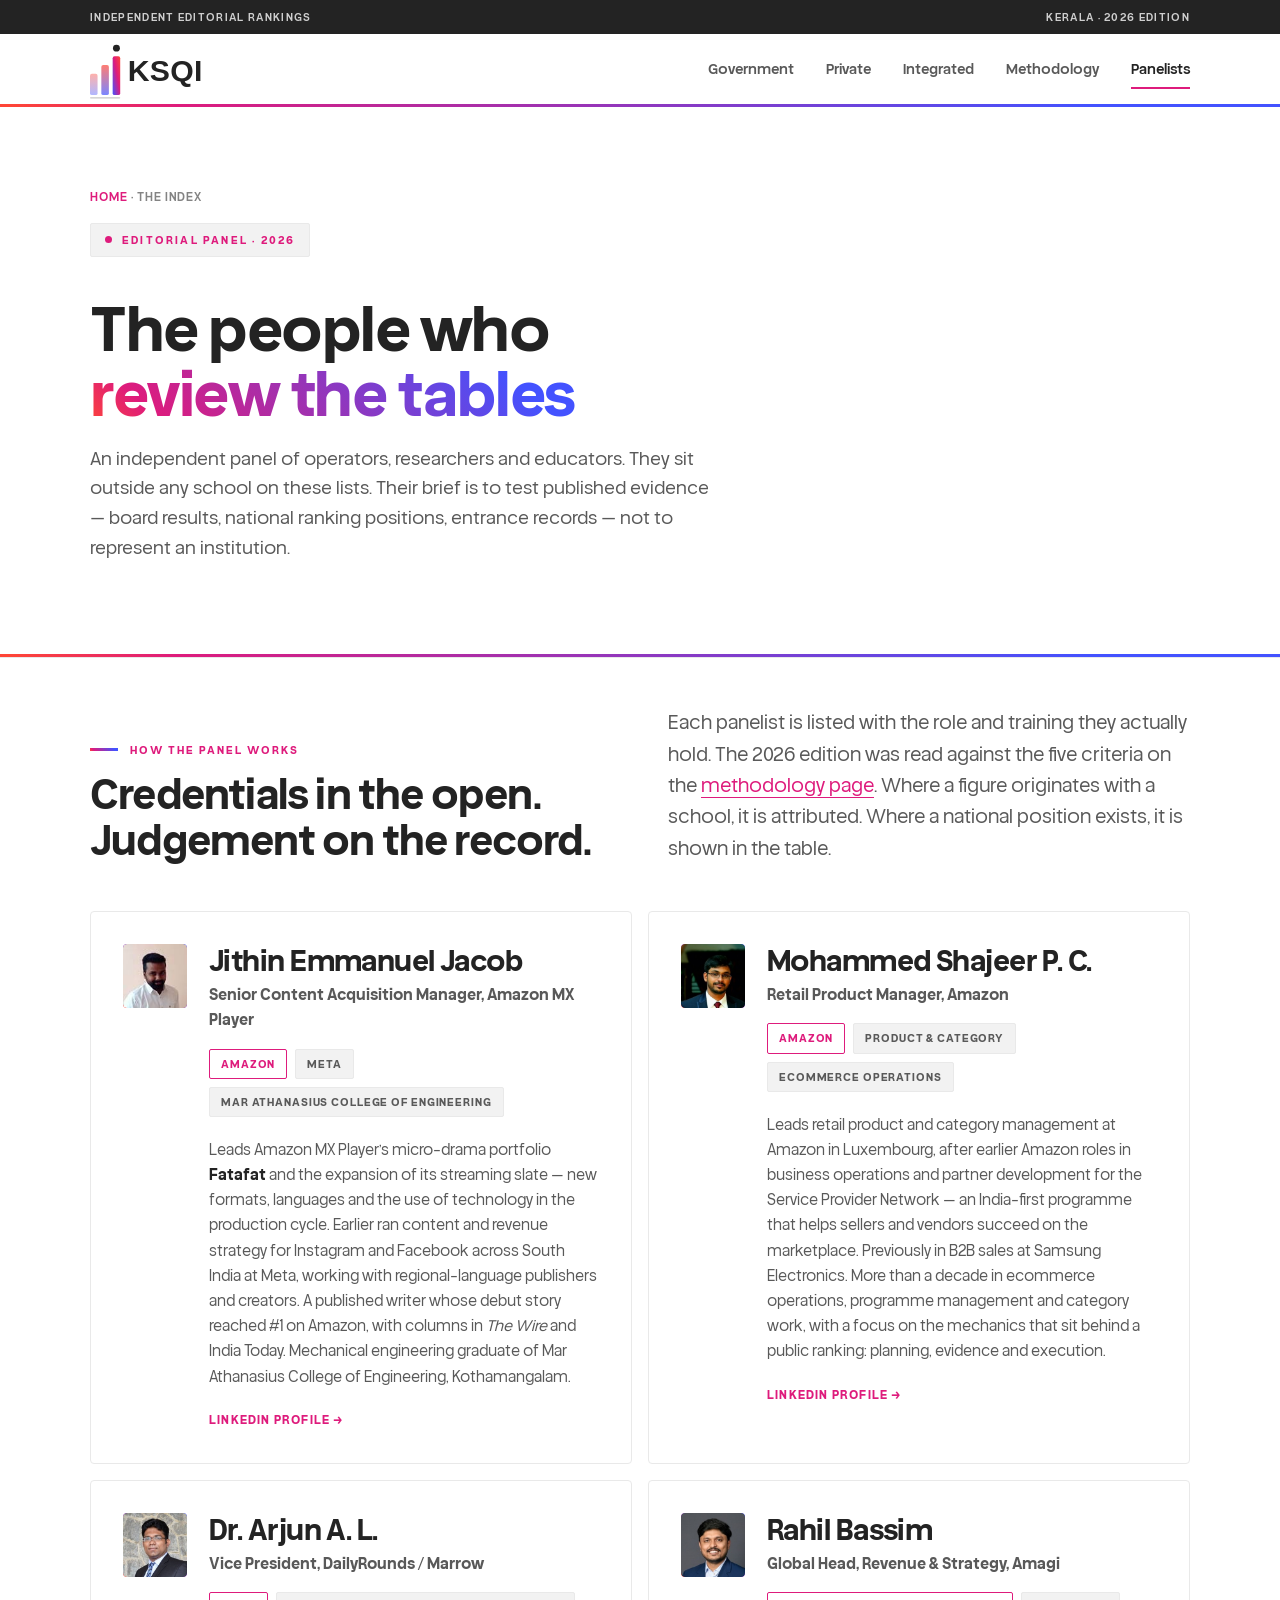
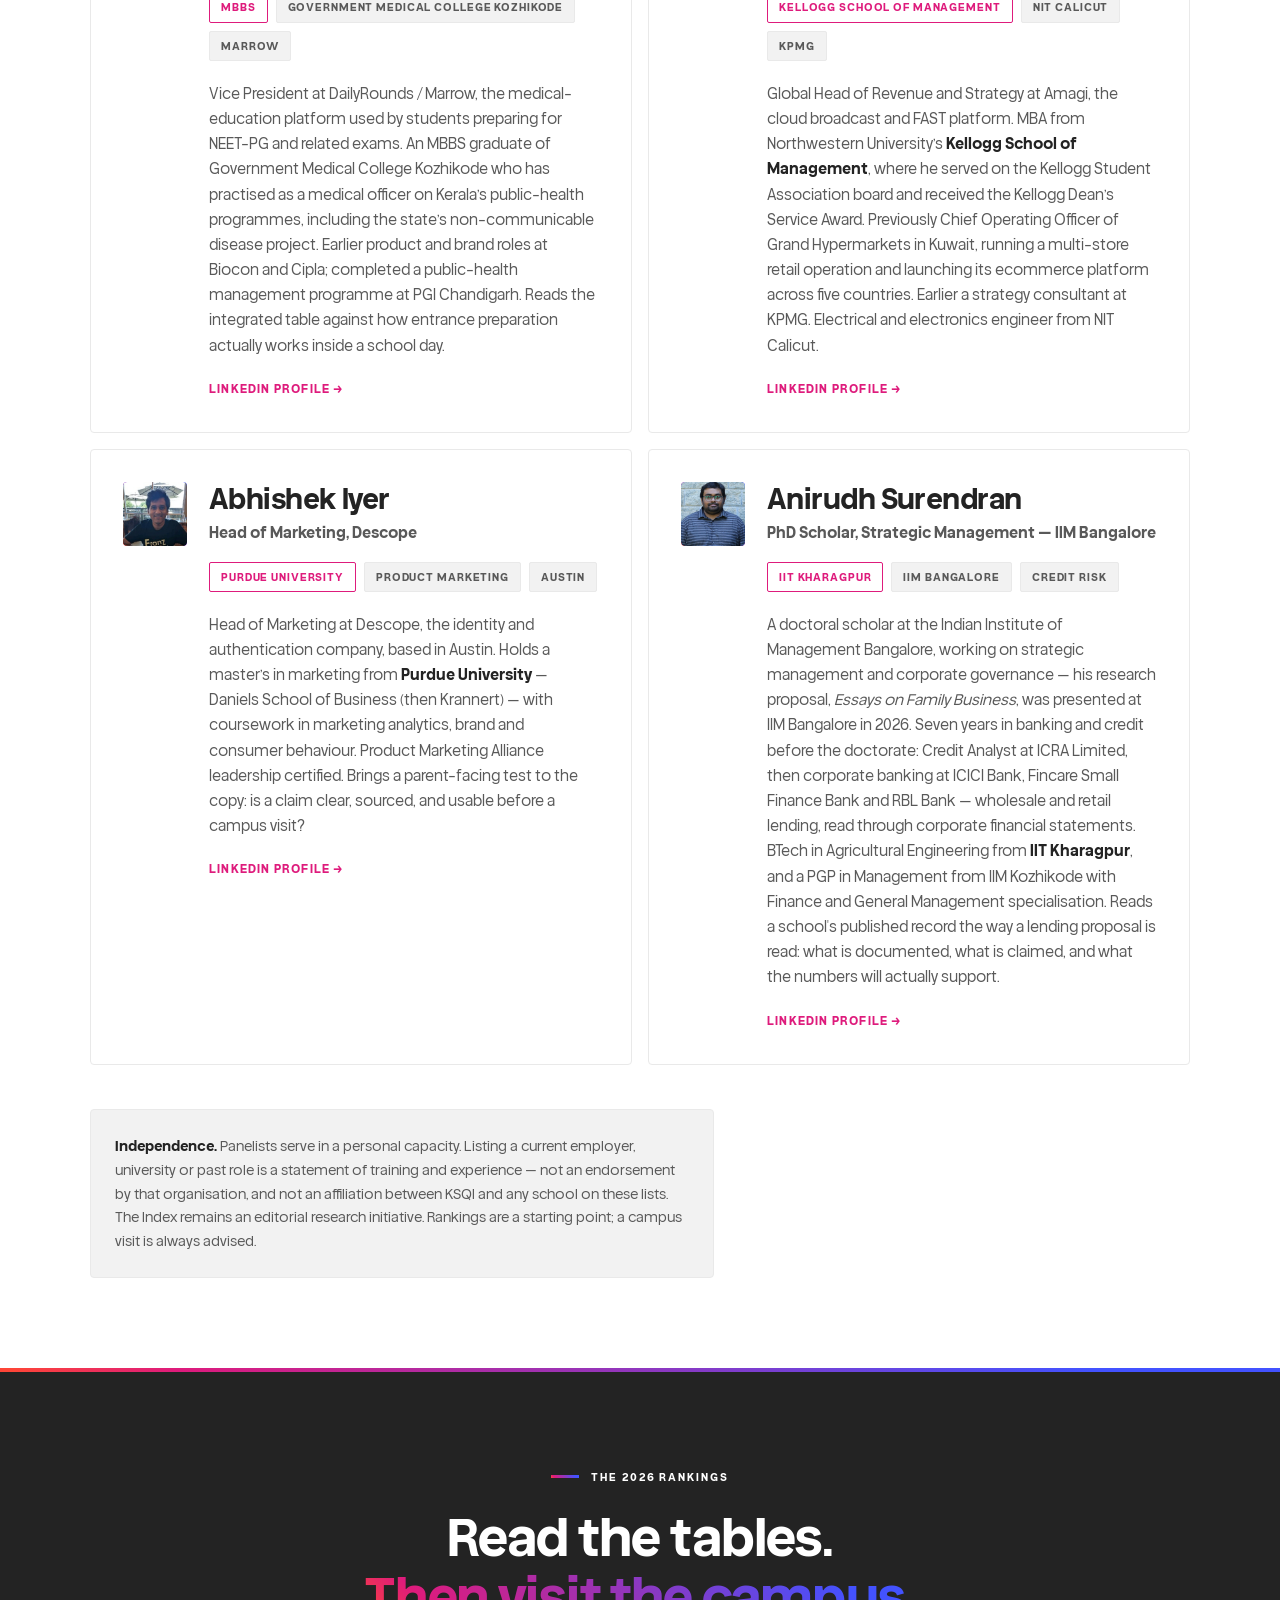
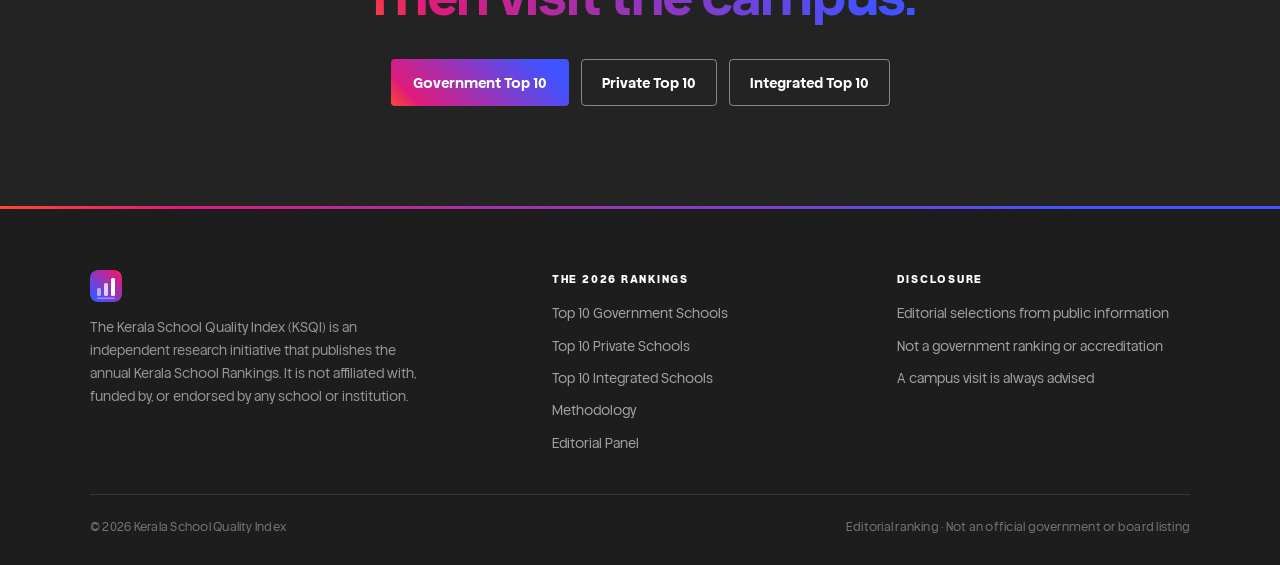
<file: panelists.html>
<!DOCTYPE html>
<html lang="en">
<head>
<meta charset="UTF-8" />
<meta name="viewport" content="width=device-width, initial-scale=1.0, viewport-fit=cover" />
<title>Editorial Panel — The 2026 Kerala School Rankings | KSQI</title>
<meta name="description" content="The independent editorial panel behind the 2026 Kerala School Rankings — operators, researchers and educators who review the tables against published evidence." />
<meta property="og:title" content="Editorial Panel — The 2026 Kerala School Rankings | KSQI" />
<meta property="og:description" content="The independent editorial panel behind the 2026 Kerala School Rankings — operators, researchers and educators who review the tables against published evidence." />
<meta property="og:type" content="website" />
<meta name="theme-color" content="#de1b7c" />
<link rel="icon" href="favicon.svg" type="image/svg+xml" />
<link rel="stylesheet" href="styles.css?v=rankings2" />
<script type="application/ld+json">
{
  "@context": "https://schema.org",
  "@type": "WebPage",
  "name": "Editorial Panel — The 2026 Kerala School Rankings",
  "description": "Independent editorial panel of the Kerala School Quality Index.",
  "publisher": { "@type": "Organization", "name": "Kerala School Quality Index" },
  "mainEntity": {
    "@type": "ItemList",
    "name": "KSQI Editorial Panel",
    "itemListElement": [
      {"@type": "Person", "name": "Jithin Emmanuel Jacob", "jobTitle": "Senior Content Acquisition Manager, Amazon MX Player", "url": "https://www.linkedin.com/in/jithinejacob/"},
      {"@type": "Person", "name": "Mohammed Shajeer P. C.", "jobTitle": "Retail Product Manager, Amazon", "url": "https://www.linkedin.com/in/mohammed-shajeer-p-c-99b84a50/"},
      {"@type": "Person", "name": "Dr. Arjun A. L.", "jobTitle": "Vice President, DailyRounds / Marrow", "url": "https://www.linkedin.com/in/dr-arjun-a-l-112b119b/"},
      {"@type": "Person", "name": "Rahil Bassim", "jobTitle": "Global Head, Revenue and Strategy, Amagi", "alumniOf": "Kellogg School of Management, Northwestern University", "url": "https://www.linkedin.com/in/rahilbassim/"},
      {"@type": "Person", "name": "Abhishek Iyer", "jobTitle": "Head of Marketing, Descope", "alumniOf": "Purdue University", "url": "https://www.linkedin.com/in/abhishekiyer5225/"},
      {"@type": "Person", "name": "Anirudh Surendran", "jobTitle": "PhD Scholar, Strategic Management, IIM Bangalore", "alumniOf": "Indian Institute of Technology Kharagpur", "url": "https://www.linkedin.com/in/anirudh-surendran-900494157/"}
    ]
  }
}
</script>
</head>
<body>
<div class="utility-bar">
  <div class="container utility-inner">
    <span>Independent editorial rankings</span>
    <span>Kerala · 2026 edition</span>
  </div>
</div>
<header class="masthead">
  <div class="container masthead-inner">
    <a class="brand" href="index.html">
      <img class="brand-logo" src="logo-header.svg" alt="KSQI — Kerala School Quality Index" width="112" height="60" />
    </a>
    <button class="nav-toggle" type="button" aria-expanded="false" aria-controls="site-nav">Menu</button>
    <nav class="masthead-nav" id="site-nav" aria-label="Site navigation">
      <a href="government.html">Government</a>
      <a href="private.html">Private</a>
      <a href="integrated.html">Integrated</a>
      <a href="index.html#methodology">Methodology</a>
      <a href="panelists.html" class="is-active" aria-current="page">Panelists</a>
    </nav>
  </div>
</header>

<section class="hero page-hero">
  <div class="container">
    <div class="hero-copy reveal">
      <div class="crumb"><a href="index.html">Home</a> · The Index</div>
      <span class="edition">Editorial Panel · 2026</span>
      <h1>The people who <span class="gold-text">review the tables</span></h1>
      <p class="hero-sub">An independent panel of operators, researchers and educators. They sit outside any school on these lists. Their brief is to test published evidence — board results, national ranking positions, entrance records — not to represent an institution.</p>
    </div>
  </div>
</section>

<section class="section" style="padding-top:clamp(28px,4vw,48px)">
  <div class="container">
    <div class="panel-intro reveal">
      <div>
        <div class="section-label">How the panel works</div>
        <h2>Credentials in the open.<br/>Judgement on the record.</h2>
      </div>
      <p class="lede">Each panelist is listed with the role and training they actually hold. The 2026 edition was read against the five criteria on the <a href="index.html#methodology">methodology page</a>. Where a figure originates with a school, it is attributed. Where a national position exists, it is shown in the table.</p>
    </div>

    <div class="panel-grid">
      <article class="panel-card reveal" id="jithin-emmanuel-jacob">
        <div class="panel-avatar"><img src="images/panel/jithin.jpg" alt="Jithin Emmanuel Jacob" onerror="this.remove()"><span aria-hidden="true">JE</span></div>
        <div class="panel-body">
          <h3>Jithin Emmanuel Jacob</h3>
          <p class="panel-role">Senior Content Acquisition Manager, Amazon MX Player</p>
          <div class="rank-meta">
            <span class="chip gold">Amazon</span>
            <span class="chip">Meta</span>
            <span class="chip">Mar Athanasius College of Engineering</span>
          </div>
          <p>Leads Amazon MX Player’s micro-drama portfolio <strong>Fatafat</strong> and the expansion of its streaming slate — new formats, languages and the use of technology in the production cycle. Earlier ran content and revenue strategy for Instagram and Facebook across South India at Meta, working with regional-language publishers and creators. A published writer whose debut story reached #1 on Amazon, with columns in <em>The Wire</em> and India Today. Mechanical engineering graduate of Mar Athanasius College of Engineering, Kothamangalam.</p>
          <a class="panel-link" href="https://www.linkedin.com/in/jithinejacob/" rel="noopener noreferrer" target="_blank">LinkedIn profile →</a>
        </div>
      </article>

      <article class="panel-card reveal" id="mohammed-shajeer">
        <div class="panel-avatar"><img src="images/panel/shajeer.jpg" alt="Mohammed Shajeer P. C." onerror="this.remove()"><span aria-hidden="true">MS</span></div>
        <div class="panel-body">
          <h3>Mohammed Shajeer P. C.</h3>
          <p class="panel-role">Retail Product Manager, Amazon</p>
          <div class="rank-meta">
            <span class="chip gold">Amazon</span>
            <span class="chip">Product &amp; category</span>
            <span class="chip">Ecommerce operations</span>
          </div>
          <p>Leads retail product and category management at Amazon in Luxembourg, after earlier Amazon roles in business operations and partner development for the Service Provider Network — an India-first programme that helps sellers and vendors succeed on the marketplace. Previously in B2B sales at Samsung Electronics. More than a decade in ecommerce operations, programme management and category work, with a focus on the mechanics that sit behind a public ranking: planning, evidence and execution.</p>
          <a class="panel-link" href="https://www.linkedin.com/in/mohammed-shajeer-p-c-99b84a50/" rel="noopener noreferrer" target="_blank">LinkedIn profile →</a>
        </div>
      </article>

      <article class="panel-card reveal" id="dr-arjun-al">
        <div class="panel-avatar"><img src="images/panel/arjun.jpg" alt="Dr. Arjun A. L." onerror="this.remove()"><span aria-hidden="true">AL</span></div>
        <div class="panel-body">
          <h3>Dr. Arjun A. L.</h3>
          <p class="panel-role">Vice President, DailyRounds / Marrow</p>
          <div class="rank-meta">
            <span class="chip gold">MBBS</span>
            <span class="chip">Government Medical College Kozhikode</span>
            <span class="chip">Marrow</span>
          </div>
          <p>Vice President at DailyRounds / Marrow, the medical-education platform used by students preparing for NEET-PG and related exams. An MBBS graduate of Government Medical College Kozhikode who has practised as a medical officer on Kerala’s public-health programmes, including the state’s non-communicable disease project. Earlier product and brand roles at Biocon and Cipla; completed a public-health management programme at PGI Chandigarh. Reads the integrated table against how entrance preparation actually works inside a school day.</p>
          <a class="panel-link" href="https://www.linkedin.com/in/dr-arjun-a-l-112b119b/" rel="noopener noreferrer" target="_blank">LinkedIn profile →</a>
        </div>
      </article>

      <article class="panel-card reveal" id="rahil-bassim">
        <div class="panel-avatar"><img src="images/panel/rahil.jpg" alt="Rahil Bassim" onerror="this.remove()"><span aria-hidden="true">RB</span></div>
        <div class="panel-body">
          <h3>Rahil Bassim</h3>
          <p class="panel-role">Global Head, Revenue &amp; Strategy, Amagi</p>
          <div class="rank-meta">
            <span class="chip gold">Kellogg School of Management</span>
            <span class="chip">NIT Calicut</span>
            <span class="chip">KPMG</span>
          </div>
          <p>Global Head of Revenue and Strategy at Amagi, the cloud broadcast and FAST platform. MBA from Northwestern University’s <strong>Kellogg School of Management</strong>, where he served on the Kellogg Student Association board and received the Kellogg Dean’s Service Award. Previously Chief Operating Officer of Grand Hypermarkets in Kuwait, running a multi-store retail operation and launching its ecommerce platform across five countries. Earlier a strategy consultant at KPMG. Electrical and electronics engineer from NIT Calicut.</p>
          <a class="panel-link" href="https://www.linkedin.com/in/rahilbassim/" rel="noopener noreferrer" target="_blank">LinkedIn profile →</a>
        </div>
      </article>

      <article class="panel-card reveal" id="abhishek-iyer">
        <div class="panel-avatar"><img src="images/panel/abhishek.jpg" alt="Abhishek Iyer" onerror="this.remove()"><span aria-hidden="true">AI</span></div>
        <div class="panel-body">
          <h3>Abhishek Iyer</h3>
          <p class="panel-role">Head of Marketing, Descope</p>
          <div class="rank-meta">
            <span class="chip gold">Purdue University</span>
            <span class="chip">Product marketing</span>
            <span class="chip">Austin</span>
          </div>
          <p>Head of Marketing at Descope, the identity and authentication company, based in Austin. Holds a master’s in marketing from <strong>Purdue University</strong> — Daniels School of Business (then Krannert) — with coursework in marketing analytics, brand and consumer behaviour. Product Marketing Alliance leadership certified. Brings a parent-facing test to the copy: is a claim clear, sourced, and usable before a campus visit?</p>
          <a class="panel-link" href="https://www.linkedin.com/in/abhishekiyer5225/" rel="noopener noreferrer" target="_blank">LinkedIn profile →</a>
        </div>
      </article>

      <article class="panel-card reveal" id="anirudh-surendran">
        <div class="panel-avatar"><img src="images/panel/anirudh.jpg" alt="Anirudh Surendran" onerror="this.remove()"><span aria-hidden="true">AS</span></div>
        <div class="panel-body">
          <h3>Anirudh Surendran</h3>
          <p class="panel-role">PhD Scholar, Strategic Management — IIM Bangalore</p>
          <div class="rank-meta">
            <span class="chip gold">IIT Kharagpur</span>
            <span class="chip">IIM Bangalore</span>
            <span class="chip">Credit risk</span>
          </div>
          <p>A doctoral scholar at the Indian Institute of Management Bangalore, working on strategic management and corporate governance — his research proposal, <em>Essays on Family Business</em>, was presented at IIM Bangalore in 2026. Seven years in banking and credit before the doctorate: Credit Analyst at ICRA Limited, then corporate banking at ICICI Bank, Fincare Small Finance Bank and RBL Bank — wholesale and retail lending, read through corporate financial statements. BTech in Agricultural Engineering from <strong>IIT Kharagpur</strong>, and a PGP in Management from IIM Kozhikode with Finance and General Management specialisation. Reads a school's published record the way a lending proposal is read: what is documented, what is claimed, and what the numbers will actually support.</p>
          <a class="panel-link" href="https://www.linkedin.com/in/anirudh-surendran-900494157/" rel="noopener noreferrer" target="_blank">LinkedIn profile →</a>
        </div>
      </article>
    </div>

    <div class="note panel-note reveal">
      <b>Independence.</b> Panelists serve in a personal capacity. Listing a current employer, university or past role is a statement of training and experience — not an endorsement by that organisation, and not an affiliation between KSQI and any school on these lists. The Index remains an editorial research initiative. Rankings are a starting point; a campus visit is always advised.
    </div>
  </div>
</section>

<section class="cta-band">
  <div class="container">
    <div class="reveal">
      <div class="section-label" style="justify-content:center;margin-bottom:20px">The 2026 Rankings</div>
      <h2>Read the tables.<br/><span class="gold-text">Then visit the campus.</span></h2>
      <div class="cta-actions" style="margin-top:34px">
        <a class="cta-btn" href="government.html">Government Top 10</a>
        <a class="btn-ghost" href="private.html">Private Top 10</a>
        <a class="btn-ghost" href="integrated.html">Integrated Top 10</a>
      </div>
    </div>
  </div>
</section>

<footer class="footer">
  <div class="container">
    <div class="footer-grid">
      <div>
        <a class="brand" href="index.html">
          <img class="brand-logo-tile" src="logo-mark-tile.svg" alt="KSQI mark" width="32" height="32" />
        </a>
        <p>The Kerala School Quality Index (KSQI) is an independent research initiative that publishes the annual Kerala School Rankings. It is not affiliated with, funded by, or endorsed by any school or institution.</p>
      </div>
      <div>
        <h5>The 2026 Rankings</h5>
        <ul>
          <li><a href="government.html">Top 10 Government Schools</a></li>
          <li><a href="private.html">Top 10 Private Schools</a></li>
          <li><a href="integrated.html">Top 10 Integrated Schools</a></li>
          <li><a href="index.html#methodology">Methodology</a></li>
          <li><a href="panelists.html">Editorial Panel</a></li>
        </ul>
      </div>
      <div>
        <h5>Disclosure</h5>
        <ul>
          <li>Editorial selections from public information</li>
          <li>Not a government ranking or accreditation</li>
          <li>A campus visit is always advised</li>
        </ul>
      </div>
    </div>
    <div class="footer-bottom">
      <span>&copy; 2026 Kerala School Quality Index</span>
      <span>Editorial ranking &middot; Not an official government or board listing</span>
    </div>
  </div>
</footer>
<script>
(function(){
  document.documentElement.classList.add('js');
  var io = new IntersectionObserver(function(entries){
    entries.forEach(function(e){
      if(e.isIntersecting){ e.target.classList.add('in'); io.unobserve(e.target); }
    });
  }, {threshold:.05, rootMargin:'0px 0px -40px 0px'});
  document.querySelectorAll('.reveal').forEach(function(el){ io.observe(el); });
  function revealPassed(){
    document.querySelectorAll('.reveal:not(.in)').forEach(function(el){
      if(el.getBoundingClientRect().top < window.innerHeight * 0.98){ el.classList.add('in'); io.unobserve(el); }
    });
  }
  window.addEventListener('load', function(){ setTimeout(revealPassed, 900); });
  window.addEventListener('scroll', revealPassed, {passive:true});
  var btn = document.querySelector('.nav-toggle');
  var nav = document.querySelector('.masthead-nav');
  if(btn && nav){
    btn.addEventListener('click', function(){
      var open = nav.classList.toggle('open');
      btn.setAttribute('aria-expanded', open ? 'true' : 'false');
      btn.textContent = open ? 'Close' : 'Menu';
    });
  }
})();
</script>
</body>
</html>
</file>
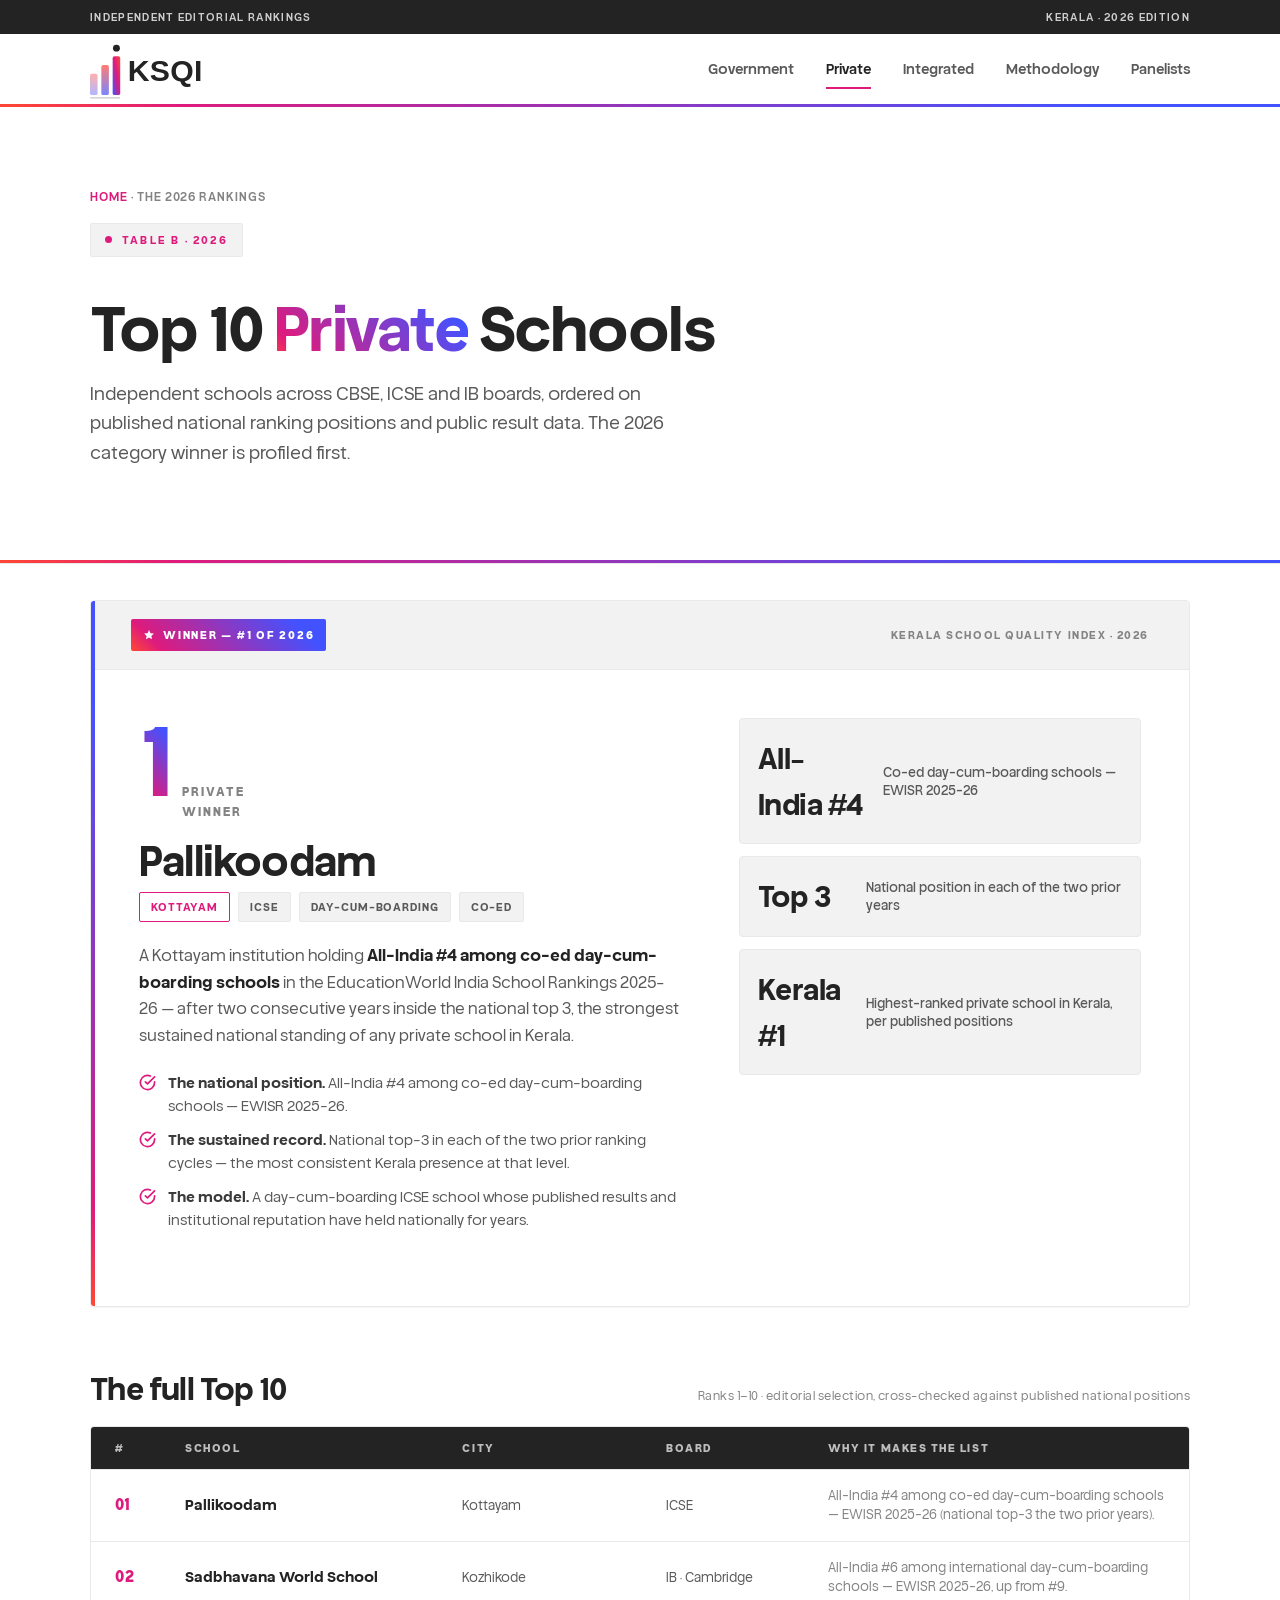
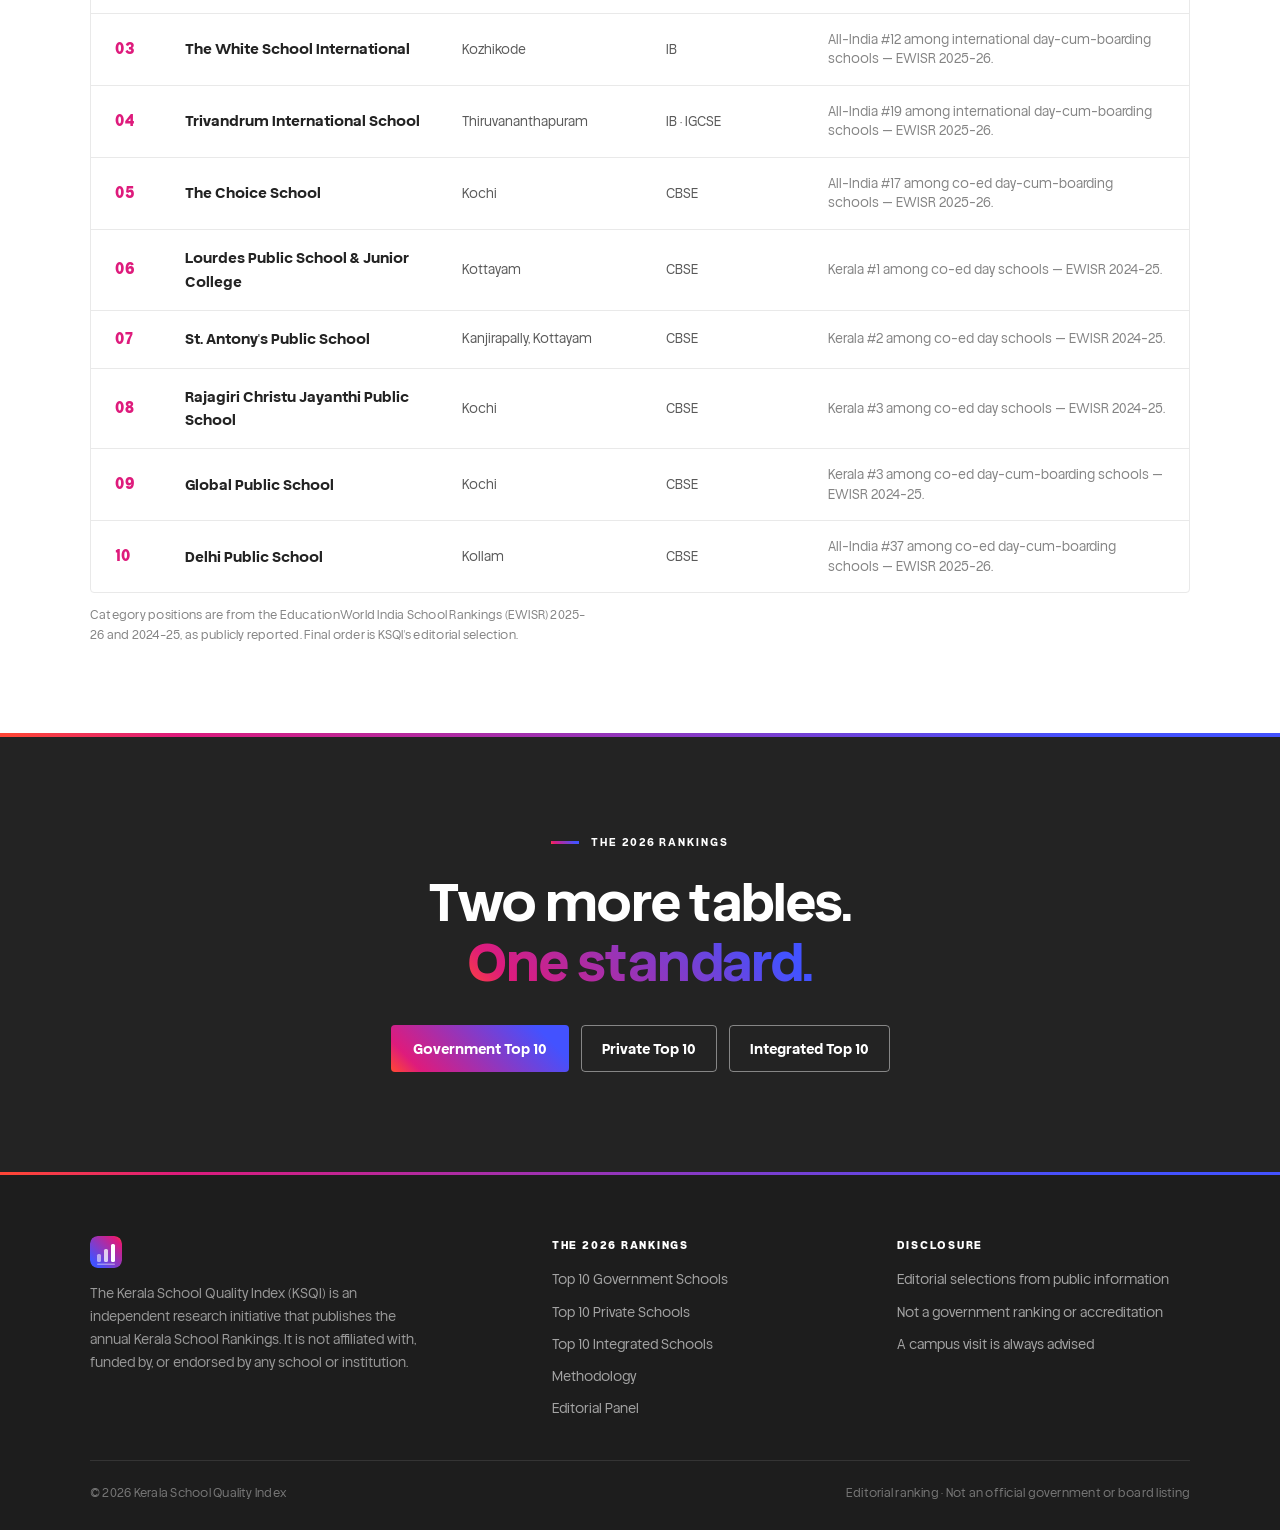
<file: private.html>
<!DOCTYPE html>
<html lang="en">
<head>
<meta charset="UTF-8" />
<meta name="viewport" content="width=device-width, initial-scale=1.0, viewport-fit=cover" />
<title>Top 10 Private Schools in Kerala — 2026 Rankings | KSQI</title>
<meta name="description" content="The 2026 KSQI editorial ranking of Kerala's private schools — led by Pallikoodam, Kottayam, All-India #4 among co-ed day-cum-boarding schools in EWISR 2025-26." />
<meta property="og:title" content="Top 10 Private Schools in Kerala — 2026 Rankings | KSQI" />
<meta property="og:description" content="The 2026 KSQI editorial ranking of Kerala's private schools — led by Pallikoodam, Kottayam, All-India #4 among co-ed day-cum-boarding schools in EWISR 2025-26." />
<meta property="og:type" content="website" />
<meta name="theme-color" content="#de1b7c" />
<link rel="icon" href="favicon.svg" type="image/svg+xml" />
<link rel="stylesheet" href="styles.css?v=rankings2" />
<script type="application/ld+json">
{
  "@context": "https://schema.org",
  "@type": "WebPage",
  "name": "Top 10 Private Schools in Kerala — 2026 Rankings",
  "description": "The 2026 KSQI editorial ranking of Kerala's private schools — led by Pallikoodam, Kottayam, All-India #4 among co-ed day-cum-boarding schools in EWISR 2025-26.",
  "publisher": { "@type": "Organization", "name": "Kerala School Quality Index" }
}
</script>
</head>
<body>
<div class="utility-bar">
  <div class="container utility-inner">
    <span>Independent editorial rankings</span>
    <span>Kerala · 2026 edition</span>
  </div>
</div>
<header class="masthead">
  <div class="container masthead-inner">
    <a class="brand" href="index.html">
      <img class="brand-logo" src="logo-header.svg" alt="KSQI — Kerala School Quality Index" width="112" height="60" />
    </a>
    <button class="nav-toggle" type="button" aria-expanded="false" aria-controls="site-nav">Menu</button>
    <nav class="masthead-nav" id="site-nav" aria-label="Rankings navigation">
      <a href="government.html">Government</a>
      <a href="private.html" class="is-active" aria-current="page">Private</a>
      <a href="integrated.html">Integrated</a>
      <a href="index.html#methodology">Methodology</a>
      <a href="panelists.html">Panelists</a>
    </nav>
  </div>
</header>

<section class="hero page-hero">
  <div class="container">
    <div class="hero-copy reveal">
      <div class="crumb"><a href="index.html">Home</a> · The 2026 Rankings</div>
      <span class="edition">Table B · 2026</span>
      <h1>Top 10 <span class="gold-text">Private</span> Schools</h1>
      <p class="hero-sub">Independent schools across CBSE, ICSE and IB boards, ordered on published national ranking positions and public result data. The 2026 category winner is profiled first.</p>
    </div>
  </div>
</section>

<section class="section" style="padding-top:clamp(20px,3vw,36px)">
  <div class="container">
    <article class="rank-featured reveal">
      <div class="topline">
        <span class="rank-badge"><svg width="12" height="12" viewBox="0 0 24 24" fill="currentColor" aria-hidden="true"><path d="M12 2l2.9 6.3 6.9.8-5.1 4.7 1.4 6.8L12 17.2 5.9 20.6l1.4-6.8L2.2 9.1l6.9-.8z"/></svg> Winner — #1 of 2026</span>
        <span class="rank-edition">Kerala School Quality Index · 2026</span>
      </div>
      <div class="rank-body">
        <div class="rank-left">
          <div class="rank-no"><span class="big">1</span><span class="of">Private<br/>Winner</span></div>
          <h3>Pallikoodam</h3>
          <div class="rank-meta">
            <span class="chip gold">Kottayam</span>
            <span class="chip">ICSE</span>
            <span class="chip">Day-cum-Boarding</span>
            <span class="chip">Co-ed</span>
          </div>
          <p class="blurb">A Kottayam institution holding <strong>All-India #4 among co-ed day-cum-boarding schools</strong> in the EducationWorld India School Rankings 2025-26 — after two consecutive years inside the national top 3, the strongest sustained national standing of any private school in Kerala.</p>
          <div class="rank-wins">
            <div class="win">
              <svg width="17" height="17" viewBox="0 0 24 24" fill="none" stroke="#de1b7c" stroke-width="2.4" stroke-linecap="round" stroke-linejoin="round" aria-hidden="true"><path d="M22 11.08V12a10 10 0 1 1-5.93-9.14"/><polyline points="22 4 12 14.01 9 11.01"/></svg>
              <span><b>The national position.</b> All-India #4 among co-ed day-cum-boarding schools — EWISR 2025-26.</span>
            </div>
            <div class="win">
              <svg width="17" height="17" viewBox="0 0 24 24" fill="none" stroke="#de1b7c" stroke-width="2.4" stroke-linecap="round" stroke-linejoin="round" aria-hidden="true"><path d="M22 11.08V12a10 10 0 1 1-5.93-9.14"/><polyline points="22 4 12 14.01 9 11.01"/></svg>
              <span><b>The sustained record.</b> National top-3 in each of the two prior ranking cycles — the most consistent Kerala presence at that level.</span>
            </div>
            <div class="win">
              <svg width="17" height="17" viewBox="0 0 24 24" fill="none" stroke="#de1b7c" stroke-width="2.4" stroke-linecap="round" stroke-linejoin="round" aria-hidden="true"><path d="M22 11.08V12a10 10 0 1 1-5.93-9.14"/><polyline points="22 4 12 14.01 9 11.01"/></svg>
              <span><b>The model.</b> A day-cum-boarding ICSE school whose published results and institutional reputation have held nationally for years.</span>
            </div>
          </div>
        </div>
        <div class="rank-right">
          <div class="rank-stat"><span class="v">All-India #4</span><span class="k">Co-ed day-cum-boarding schools — EWISR 2025-26</span></div>
          <div class="rank-stat"><span class="v">Top 3</span><span class="k">National position in each of the two prior years</span></div>
          <div class="rank-stat"><span class="v">Kerala #1</span><span class="k">Highest-ranked private school in Kerala, per published positions</span></div>
        </div>
      </div>
    </article>

    <div class="watch-head reveal">
      <h3>The full Top 10</h3>
      <span class="note-sm">Ranks 1–10 · editorial selection, cross-checked against published national positions</span>
    </div>
    <div class="wtable reveal">
      <div class="wrow whead">
        <span>#</span><span>School</span><span>City</span><span>Board</span><span>Why it makes the list</span>
      </div>
      <div class="wrow"><span class="pos rk">01</span><span class="school">Pallikoodam</span><span class="city">Kottayam</span><span class="board">ICSE</span><span class="why">All-India #4 among co-ed day-cum-boarding schools — EWISR 2025-26 (national top-3 the two prior years).</span></div>
      <div class="wrow"><span class="pos rk">02</span><span class="school">Sadbhavana World School</span><span class="city">Kozhikode</span><span class="board">IB · Cambridge</span><span class="why">All-India #6 among international day-cum-boarding schools — EWISR 2025-26, up from #9.</span></div>
      <div class="wrow"><span class="pos rk">03</span><span class="school">The White School International</span><span class="city">Kozhikode</span><span class="board">IB</span><span class="why">All-India #12 among international day-cum-boarding schools — EWISR 2025-26.</span></div>
      <div class="wrow"><span class="pos rk">04</span><span class="school">Trivandrum International School</span><span class="city">Thiruvananthapuram</span><span class="board">IB · IGCSE</span><span class="why">All-India #19 among international day-cum-boarding schools — EWISR 2025-26.</span></div>
      <div class="wrow"><span class="pos rk">05</span><span class="school">The Choice School</span><span class="city">Kochi</span><span class="board">CBSE</span><span class="why">All-India #17 among co-ed day-cum-boarding schools — EWISR 2025-26.</span></div>
      <div class="wrow"><span class="pos rk">06</span><span class="school">Lourdes Public School &amp; Junior College</span><span class="city">Kottayam</span><span class="board">CBSE</span><span class="why">Kerala #1 among co-ed day schools — EWISR 2024-25.</span></div>
      <div class="wrow"><span class="pos rk">07</span><span class="school">St. Antony's Public School</span><span class="city">Kanjirapally, Kottayam</span><span class="board">CBSE</span><span class="why">Kerala #2 among co-ed day schools — EWISR 2024-25.</span></div>
      <div class="wrow"><span class="pos rk">08</span><span class="school">Rajagiri Christu Jayanthi Public School</span><span class="city">Kochi</span><span class="board">CBSE</span><span class="why">Kerala #3 among co-ed day schools — EWISR 2024-25.</span></div>
      <div class="wrow"><span class="pos rk">09</span><span class="school">Global Public School</span><span class="city">Kochi</span><span class="board">CBSE</span><span class="why">Kerala #3 among co-ed day-cum-boarding schools — EWISR 2024-25.</span></div>
      <div class="wrow"><span class="pos rk">10</span><span class="school">Delhi Public School</span><span class="city">Kollam</span><span class="board">CBSE</span><span class="why">All-India #37 among co-ed day-cum-boarding schools — EWISR 2025-26.</span></div>
    </div>
    <p class="table-src reveal">Category positions are from the EducationWorld India School Rankings (EWISR) 2025-26 and 2024-25, as publicly reported. Final order is KSQI's editorial selection.</p>
  </div>
</section>

<section class="cta-band">
  <div class="container">
    <div class="reveal">
      <div class="section-label" style="justify-content:center;margin-bottom:20px">The 2026 Rankings</div>
      <h2>Two more tables.<br/><span class="gold-text">One standard.</span></h2>
      <div class="cta-actions" style="margin-top:34px">
        <a class="cta-btn" href="government.html">Government Top 10</a>
        <a class="btn-ghost" href="private.html">Private Top 10</a>
        <a class="btn-ghost" href="integrated.html">Integrated Top 10</a>
      </div>
    </div>
  </div>
</section>

<footer class="footer">
  <div class="container">
    <div class="footer-grid">
      <div>
        <a class="brand" href="index.html">
          <img class="brand-logo-tile" src="logo-mark-tile.svg" alt="KSQI mark" width="32" height="32" />
        </a>
        <p>The Kerala School Quality Index (KSQI) is an independent research initiative that publishes the annual Kerala School Rankings. It is not affiliated with, funded by, or endorsed by any school or institution.</p>
      </div>
      <div>
        <h5>The 2026 Rankings</h5>
        <ul>
          <li><a href="government.html">Top 10 Government Schools</a></li>
          <li><a href="private.html">Top 10 Private Schools</a></li>
          <li><a href="integrated.html">Top 10 Integrated Schools</a></li>
          <li><a href="index.html#methodology">Methodology</a></li>
          <li><a href="panelists.html">Editorial Panel</a></li>
        </ul>
      </div>
      <div>
        <h5>Disclosure</h5>
        <ul>
          <li>Editorial selections from public information</li>
          <li>Not a government ranking or accreditation</li>
          <li>A campus visit is always advised</li>
        </ul>
      </div>
    </div>
    <div class="footer-bottom">
      <span>&copy; 2026 Kerala School Quality Index</span>
      <span>Editorial ranking &middot; Not an official government or board listing</span>
    </div>
  </div>
</footer>
<script>
(function(){
  document.documentElement.classList.add('js');
  var io = new IntersectionObserver(function(entries){
    entries.forEach(function(e){
      if(e.isIntersecting){ e.target.classList.add('in'); io.unobserve(e.target); }
    });
  }, {threshold:.05, rootMargin:'0px 0px -40px 0px'});
  document.querySelectorAll('.reveal').forEach(function(el){ io.observe(el); });
  function revealPassed(){
    document.querySelectorAll('.reveal:not(.in)').forEach(function(el){
      if(el.getBoundingClientRect().top < window.innerHeight * 0.98){ el.classList.add('in'); io.unobserve(el); }
    });
  }
  window.addEventListener('load', function(){ setTimeout(revealPassed, 900); });
  window.addEventListener('scroll', revealPassed, {passive:true});
  var track = document.querySelector('.ticker-track');
  if(track) track.innerHTML += track.innerHTML;
  var btn = document.querySelector('.nav-toggle');
  var nav = document.querySelector('.masthead-nav');
  if(btn && nav){
    btn.addEventListener('click', function(){
      var open = nav.classList.toggle('open');
      btn.setAttribute('aria-expanded', open ? 'true' : 'false');
      btn.textContent = open ? 'Close' : 'Menu';
    });
  }
})();
</script>
</body>
</html>
</file>
<file: styles.css>
/* ══════════════════════════════════════════════════════════════
   Kerala School Quality Index — Rankings 2026
   Editorial publication system inspired by Times Higher Education:
   paper ground, navy structure, magenta key accent, tile wordmark.
   ══════════════════════════════════════════════════════════════ */
@font-face { font-family:'Helvena'; src:url('fonts/helvena-regular.woff2') format('woff2'); font-weight:400; font-style:normal; font-display:swap; }
@font-face { font-family:'Helvena'; src:url('fonts/helvena-medium.woff2') format('woff2'); font-weight:500; font-style:normal; font-display:swap; }
@font-face { font-family:'Helvena'; src:url('fonts/helvena-semibold.woff2') format('woff2'); font-weight:600; font-style:normal; font-display:swap; }
@font-face { font-family:'Helvena'; src:url('fonts/helvena-bold.woff2') format('woff2'); font-weight:700; font-style:normal; font-display:swap; }
@font-face { font-family:'Helvena'; src:url('fonts/helvena-extrabold.woff2') format('woff2'); font-weight:800; font-style:normal; font-display:swap; }
@font-face { font-family:'Helvena'; src:url('fonts/helvena-black.woff2') format('woff2'); font-weight:900; font-style:normal; font-display:swap; }

:root{
  /* Times Higher Education tokens — campus magenta, key gradient, charcoal type */
  --paper:#ffffff;
  --paper-2:#f2f2f2;
  --navy:#232323;
  --navy-2:#1d1d1d;
  --ink:#232323;
  --text:#3a3a3a;
  --text-dim:#595959;
  --text-faint:#838383;
  --line:#e9e9e9;
  --line-soft:#f2f2f2;
  --accent:#de1b7c;
  --accent-deep:#b01464;
  --accent-blue:#4352ff;
  --accent-coral:#fe4537;
  --key:linear-gradient(225deg,#4352ff 15%,#de1b7c 86%,#fe4537 99%);
  --on-accent:#ffffff;
  --serif:Georgia,'Times New Roman',Times,serif;
  --sans:'Helvena','Helvetica Neue',Arial,sans-serif;
  --ease:cubic-bezier(.22,.61,.36,1);
  --gold:var(--accent);
  --gold-deep:var(--accent-deep);
  --champagne:var(--accent);
  --ink-2:var(--paper-2);
  --ink-3:var(--navy-2);
}
*{margin:0;padding:0;box-sizing:border-box}
html{scroll-behavior:smooth}
body{
  background:var(--paper);
  color:var(--text);
  font-family:var(--sans);
  font-weight:400;
  font-size:16px;
  line-height:1.65;
  -webkit-font-smoothing:antialiased;
  -moz-osx-font-smoothing:grayscale;
  text-rendering:optimizeLegibility;
  overflow-x:hidden;
}
::selection{background:var(--accent);color:#fff}
img{max-width:100%;display:block}
a{color:inherit;text-decoration:none}
:focus-visible{outline:3px solid var(--accent);outline-offset:3px;border-radius:2px}

.container{max-width:1180px;margin:0 auto;padding:0 clamp(20px,4vw,40px)}
.section{padding:clamp(3.5rem,7vw,6.5rem) 0;position:relative}
.section-label{
  display:flex;align-items:center;gap:12px;
  font-size:11px;font-weight:700;letter-spacing:.18em;text-transform:uppercase;color:var(--accent);
}
.section-label::before{content:"";width:28px;height:3px;background:var(--key)}
h1,h2,h3{text-wrap:balance;letter-spacing:-.02em;line-height:1.15;font-family:var(--sans);font-weight:700;color:var(--ink)}
.lede{color:var(--text-dim);font-size:clamp(16px,1.5vw,19px);line-height:1.65;font-weight:400;max-width:62ch}
.gold-text{
  background:var(--key);
  -webkit-background-clip:text;
  background-clip:text;
  color:transparent;
  -webkit-text-fill-color:transparent;
}

.reveal{opacity:1;transform:none}
.js .reveal{opacity:0;transform:translateY(18px);transition:opacity .6s var(--ease),transform .6s var(--ease)}
.js .reveal.in{opacity:1;transform:none}

/* ═══ Utility bar + masthead ═══ */
.utility-bar{
  background:var(--navy);color:rgba(255,255,255,.78);
  font-size:11px;font-weight:600;letter-spacing:.12em;text-transform:uppercase;
}
.utility-inner{display:flex;align-items:center;justify-content:space-between;height:34px;gap:16px}
.utility-bar .dot{opacity:.45}
.masthead{
  position:sticky;top:0;z-index:100;
  background:rgba(255,255,255,.96);
  backdrop-filter:blur(12px);-webkit-backdrop-filter:blur(12px);
  border-bottom:1px solid var(--line);
}
.masthead::after{
  content:"";position:absolute;left:0;right:0;bottom:-1px;height:3px;
  background:var(--key);
}
.masthead-inner{display:flex;align-items:center;justify-content:space-between;height:72px;gap:20px}
.brand{display:flex;align-items:center;gap:12px;min-width:0}
.brand-logo{
  display:block;width:112px;height:auto;flex-shrink:0;
}
.brand-logo-tile{display:block;width:32px;height:32px;border-radius:8px}
.masthead-nav{display:flex;align-items:center;gap:clamp(18px,2.6vw,32px);font-size:14px;font-weight:600;color:var(--text-dim)}
.masthead-nav a{padding:6px 0;border-bottom:2px solid transparent}
.masthead-nav a:hover{color:var(--ink)}
.masthead-nav a.is-active{color:var(--ink);border-bottom-color:var(--accent)}
.nav-toggle{
  display:none;background:none;border:1px solid var(--line);color:var(--ink);
  font-family:inherit;font-size:12px;font-weight:700;letter-spacing:.08em;text-transform:uppercase;
  padding:8px 12px;border-radius:4px;cursor:pointer;
}

.cta-btn{
  display:inline-flex;align-items:center;gap:8px;
  background:var(--key);color:#fff;
  font-family:var(--sans);font-weight:700;font-size:14px;letter-spacing:0;
  padding:12px 22px;border-radius:4px;border:0;
  transition:filter .2s var(--ease),transform .2s var(--ease);
  white-space:nowrap;
}
.cta-btn:hover{filter:brightness(1.08)}
.cta-btn:active{transform:scale(.98)}

/* ═══ Hero ═══ */
.hero{position:relative;padding:clamp(56px,8vw,96px) 0 clamp(48px,6vw,80px);overflow:hidden;background:var(--paper);color:var(--ink)}
.hero-bg{display:none}
.hero-copy .edition{
  display:inline-flex;align-items:center;gap:10px;
  font-size:11px;font-weight:700;letter-spacing:.2em;text-transform:uppercase;color:var(--accent);
  border:1px solid var(--line);border-radius:2px;padding:7px 14px;margin-bottom:22px;
  background:var(--paper-2);
}
.hero-copy .edition::before{content:"";width:7px;height:7px;border-radius:50%;background:var(--accent)}
.hero h1{font-size:clamp(36px,5.6vw,68px);font-weight:700;letter-spacing:-.025em;line-height:1.08;margin-bottom:20px;color:var(--ink)}
.hero h1 .gold-text{display:inline}
.hero-sub{color:var(--text-dim);font-size:clamp(16px,1.5vw,18px);line-height:1.65;max-width:58ch;margin-bottom:32px}
.hero-sub strong{color:var(--ink);font-weight:700}
.hero-actions{display:flex;flex-wrap:wrap;gap:12px;align-items:center}
.btn-ghost{
  display:inline-flex;align-items:center;gap:8px;
  border:1px solid var(--ink);color:var(--ink);
  font-weight:700;font-size:14px;
  padding:11px 20px;border-radius:4px;background:transparent;
  transition:background .2s var(--ease),border-color .2s var(--ease),color .2s var(--ease);
}
.btn-ghost:hover{background:var(--paper-2);border-color:var(--accent);color:var(--accent)}
.hero-meta{margin-top:36px;display:flex;flex-wrap:wrap;gap:8px 28px;font-size:12px;letter-spacing:.06em;text-transform:uppercase;color:var(--text-faint);font-weight:600}
.hero-meta b{color:var(--text-dim);font-weight:700}

.hero-visual{position:relative}
.frame{position:relative;border-radius:4px;overflow:hidden;border:1px solid var(--line)}
.frame img{width:100%;height:clamp(300px,36vw,460px);object-fit:cover}
.seal{
  position:absolute;z-index:3;left:16px;bottom:16px;
  width:clamp(110px,12vw,140px);aspect-ratio:1;border-radius:4px;
  display:flex;flex-direction:column;align-items:center;justify-content:center;text-align:center;
  background:var(--key);color:#fff;padding:16px;line-height:1.2;
}
.seal .num{font-size:clamp(32px,4vw,44px);font-weight:800;letter-spacing:-.03em;line-height:1;font-family:var(--sans)}
.seal .cap,.seal .cap2{font-size:9px;font-weight:700;letter-spacing:.14em;text-transform:uppercase;margin-top:4px}
.caption-tag{position:absolute;z-index:3;right:16px;bottom:16px;font-size:11px;font-weight:700;letter-spacing:.12em;text-transform:uppercase;color:#fff}

/* ═══ Ticker ═══ */
.ticker{border-bottom:1px solid var(--line);background:var(--paper-2);overflow:hidden;padding:12px 0}
.ticker-track{display:flex;gap:0;width:max-content;animation:tick 42s linear infinite}
.ticker:hover .ticker-track{animation-play-state:paused}
.ticker-item{display:flex;align-items:center;gap:22px;padding-right:22px;font-size:12px;font-weight:700;letter-spacing:.16em;text-transform:uppercase;color:var(--text-dim);white-space:nowrap}
.ticker-item i{font-style:normal;color:var(--accent);font-size:10px}
@keyframes tick{to{transform:translateX(-50%)}}

/* ═══ Editorial body ═══ */
.section-head{margin-bottom:clamp(28px,5vw,48px);max-width:820px}
.section-head h2{font-size:clamp(28px,3.8vw,44px);margin-top:12px}
.section-head .lede{margin-top:14px}
.two-col{display:grid;grid-template-columns:1fr 1fr;gap:clamp(28px,5vw,64px);align-items:center}
.visual-frame{border-radius:4px;overflow:hidden;border:1px solid var(--line);position:relative}
.visual-frame img{width:100%;height:clamp(260px,30vw,400px);object-fit:cover}
.visual-frame .cap{position:absolute;left:0;right:0;bottom:0;padding:38px 18px 14px;font-size:11px;letter-spacing:.12em;text-transform:uppercase;color:#fff;background:linear-gradient(transparent,rgba(22,22,29,.82));font-weight:600}
.body-copy p{color:var(--text-dim);margin-bottom:18px;font-size:16.5px;line-height:1.72}
.body-copy p strong{color:var(--text);font-weight:600}
.body-copy .pull{
  border-left:3px solid var(--accent);padding-left:20px;margin:26px 0;
  color:var(--ink);font-size:clamp(18px,2vw,22px);font-weight:600;line-height:1.45;font-family:var(--sans);
}

.steps{display:grid;grid-template-columns:repeat(3,1fr);gap:16px;margin-top:8px}
.step{
  position:relative;border:1px solid var(--line);border-radius:4px;background:var(--paper);
  padding:28px 24px 24px;transition:border-color .2s var(--ease);
}
.step:hover{border-color:var(--ink)}
.step .no{font-size:11px;font-weight:800;letter-spacing:.2em;color:var(--accent);margin-bottom:12px}
.step h3{font-size:20px;margin-bottom:10px}
.step p{font-size:14.5px;color:var(--text-dim);line-height:1.6}
.step .time{
  display:inline-block;margin-top:16px;font-size:11px;font-weight:700;letter-spacing:.12em;text-transform:uppercase;
  color:var(--accent);border:1px solid var(--line);padding:5px 10px;border-radius:2px;background:var(--paper-2);
}

.method-wrap{display:grid;grid-template-columns:1fr 1fr;gap:clamp(28px,5vw,64px);align-items:start}
.criteria{display:flex;flex-direction:column}
.crit{display:flex;gap:16px;padding:18px 0;border-bottom:1px solid var(--line)}
.crit:first-child{padding-top:0}
.crit .idx{font-size:12px;font-weight:800;letter-spacing:.14em;color:var(--accent);padding-top:5px;min-width:34px}
.crit h4{font-size:16px;font-weight:700;margin-bottom:5px;font-family:var(--sans)}
.crit p{font-size:14px;color:var(--text-dim);line-height:1.6}
.note{
  border:1px solid var(--line);border-radius:4px;background:var(--paper-2);
  padding:24px;font-size:14px;color:var(--text-dim);line-height:1.7;
}
.note b{color:var(--ink);font-weight:700}

/* ═══ Rankings ═══ */
.rank-featured{
  position:relative;border-radius:4px;overflow:hidden;
  border:1px solid var(--line);
  background:var(--paper);
  box-shadow:0 1px 0 rgba(22,22,29,.04);
}
.rank-featured::before{content:"";position:absolute;left:0;top:0;bottom:0;width:4px;background:var(--key)}
.rank-featured .topline{
  display:flex;align-items:center;justify-content:space-between;gap:16px;flex-wrap:wrap;
  padding:18px clamp(22px,4vw,40px);border-bottom:1px solid var(--line);background:var(--paper-2);
}
.rank-badge{display:inline-flex;align-items:center;gap:8px;font-size:11px;font-weight:800;letter-spacing:.16em;text-transform:uppercase;color:#fff;background:var(--key);padding:7px 12px;border-radius:2px}
.rank-badge .star{color:#fff}
.rank-edition{font-size:11px;font-weight:700;letter-spacing:.14em;text-transform:uppercase;color:var(--text-faint)}
.rank-body{display:grid;grid-template-columns:1.15fr .85fr;gap:clamp(28px,5vw,56px);padding:clamp(28px,5vw,48px)}
.rank-left .rank-no{display:flex;align-items:baseline;gap:14px;margin-bottom:16px}
.rank-no .big{font-family:var(--sans);font-size:clamp(64px,8vw,96px);font-weight:700;letter-spacing:-.04em;line-height:.85;background:var(--key);-webkit-background-clip:text;background-clip:text;color:transparent;-webkit-text-fill-color:transparent;-webkit-text-stroke:0}
.rank-no .of{font-size:12px;font-weight:800;letter-spacing:.16em;text-transform:uppercase;color:var(--text-faint)}
.rank-left h3{font-size:clamp(26px,3.4vw,40px);margin-bottom:8px}
.rank-meta{display:flex;flex-wrap:wrap;gap:8px;margin-bottom:20px}
.chip{font-size:11px;font-weight:700;letter-spacing:.08em;text-transform:uppercase;color:var(--text-dim);border:1px solid var(--line);padding:5px 11px;border-radius:2px;background:var(--paper-2)}
.chip.gold{border-color:var(--accent);color:var(--accent);background:#fff}
.rank-left .blurb{font-size:16px;line-height:1.68;color:var(--text-dim);margin-bottom:22px}
.rank-left .blurb strong{color:var(--ink);font-weight:700}
.rank-wins{display:flex;flex-direction:column;gap:12px;margin-bottom:28px}
.win{display:flex;gap:12px;align-items:flex-start;font-size:14.5px;line-height:1.55;color:var(--text-dim)}
.win svg{flex-shrink:0;margin-top:3px}
.win b{color:var(--text);font-weight:700}
.rank-ctas{display:flex;flex-wrap:wrap;gap:12px}
.rank-right{display:flex;flex-direction:column;gap:12px}
.rank-stat{
  display:flex;align-items:center;gap:16px;border:1px solid var(--line);border-radius:4px;
  background:var(--paper-2);padding:16px 18px;
}
.rank-stat .v{font-family:var(--sans);font-size:clamp(20px,2.2vw,28px);font-weight:700;letter-spacing:-.02em;color:var(--ink);min-width:92px}
.rank-stat .k{font-size:13px;color:var(--text-dim);line-height:1.4;font-weight:500}
.rank-visual{margin-top:auto;border-radius:4px;overflow:hidden;border:1px solid var(--line);position:relative}
.rank-visual img{width:100%;height:150px;object-fit:cover}
.rank-visual .cap{position:absolute;inset:auto 0 0 0;padding:26px 16px 12px;font-size:11px;letter-spacing:.12em;text-transform:uppercase;color:#fff;background:linear-gradient(transparent,rgba(22,22,29,.85));font-weight:600}

.watch-head{display:flex;align-items:baseline;justify-content:space-between;gap:20px;flex-wrap:wrap;margin:clamp(40px,6vw,64px) 0 20px}
.watch-head h3{font-size:clamp(22px,2.6vw,30px)}
.watch-head .note-sm{font-size:12px;color:var(--text-faint);letter-spacing:.04em}
.wtable{border:1px solid var(--line);border-radius:4px;overflow:hidden;background:var(--paper)}
.wrow{display:grid;grid-template-columns:56px 1.25fr .9fr .7fr 1.6fr;gap:14px;align-items:center;padding:16px clamp(16px,2.6vw,24px);border-bottom:1px solid var(--line);font-size:14px;transition:background .2s}
.wrow:last-child{border-bottom:none}
.wrow:hover{background:var(--paper-2)}
.wrow .pos{font-size:13px;font-weight:800;letter-spacing:.06em;color:var(--text-faint)}
.wrow .school{font-weight:700;color:var(--ink);font-size:14.5px}
.wrow .city,.wrow .board{color:var(--text-dim);font-size:13px}
.wrow .why{color:var(--text-faint);font-size:13px;line-height:1.5}
.wtable .whead{font-size:11px;font-weight:800;letter-spacing:.14em;text-transform:uppercase;color:var(--text-faint);padding:12px clamp(16px,2.6vw,24px);background:var(--navy);color:rgba(255,255,255,.7)}
.wtable .whead span{color:rgba(255,255,255,.7)}

.cat-nav{display:grid;grid-template-columns:repeat(3,1fr);gap:14px}
a.cat-card{text-decoration:none;color:inherit}
.cat-card{display:flex;flex-direction:column;gap:6px;border:1px solid var(--line);border-radius:4px;padding:22px;background:var(--paper);transition:border-color .2s}
.cat-card:hover{border-color:var(--ink)}
.cat-card.gold{border-color:var(--accent)}
.cat-no{font-size:11px;font-weight:800;letter-spacing:.2em;color:var(--accent)}
.cat-t{font-size:17px;font-weight:800;color:var(--ink)}
.cat-s{font-size:12px;color:var(--text-faint);letter-spacing:.04em}
.wrow .pos.rk{font-size:15px;color:var(--accent)}
.wimg{position:relative;width:64px;height:44px;border-radius:4px;overflow:hidden;background:var(--key)}
.wimg img{position:absolute;inset:0;width:100%;height:100%;object-fit:cover;z-index:2}
.wimg .wini{position:absolute;inset:0;display:flex;align-items:center;justify-content:center;font-size:13px;font-weight:800;letter-spacing:.06em;color:#fff}
.table-src{margin-top:12px;font-size:12px;color:var(--text-faint);letter-spacing:.02em;max-width:72ch;line-height:1.6}

/* ═══ Spotlight ═══ */
.spotlight{background:var(--paper-2)}
.spot-grid{display:grid;grid-template-columns:1fr 1fr;gap:clamp(28px,5vw,56px);align-items:start}
.spot-quote{
  font-family:var(--sans);font-size:clamp(20px,2.4vw,28px);font-weight:400;line-height:1.4;color:var(--ink);
  border-left:3px solid var(--accent);padding-left:22px;margin:0 0 28px;
}
.spot-quote em{font-style:italic;color:var(--accent)}
.profile-block{margin-bottom:28px}
.profile-block h4{font-size:11px;font-weight:800;letter-spacing:.2em;text-transform:uppercase;color:var(--accent);margin-bottom:12px;font-family:var(--sans)}
.profile-block p{font-size:15px;color:var(--text-dim);line-height:1.7}
.profile-block p strong{color:var(--text);font-weight:700}
.tick-list{display:flex;flex-direction:column;gap:12px}
.tick{display:flex;gap:12px;font-size:15px;color:var(--text-dim);line-height:1.55;align-items:flex-start}
.tick svg{flex-shrink:0;margin-top:2px}
.tick b{color:var(--text);font-weight:700}

.toppers{display:grid;grid-template-columns:repeat(4,1fr);gap:12px;margin-top:28px}
.topper{border:1px solid var(--line);border-radius:4px;overflow:hidden;background:var(--paper);transition:border-color .2s}
.topper:hover{border-color:var(--ink)}
.topper .ph{position:relative;height:88px;overflow:hidden;background:var(--navy)}
.topper .ph img{width:100%;height:100%;object-fit:cover;object-position:center 22%}
.topper .ph .ph-fallback{display:none;width:100%;height:100%;align-items:center;justify-content:center;font-size:28px;font-weight:800;color:rgba(255,255,255,.45);letter-spacing:-.02em;font-family:var(--sans)}
.topper .ph img.onerror-fallback{display:none}
.topper .ph img.onerror-fallback + .ph-fallback{display:flex}
.topper .info{padding:14px 16px 16px}
.topper .nm{font-size:14.5px;font-weight:800;letter-spacing:.01em}
.topper .rs{font-size:12px;color:var(--accent);font-weight:700;margin-top:3px;line-height:1.4}
.topper .cl{font-size:12px;color:var(--text-faint);margin-top:2px}

.faculty{display:grid;grid-template-columns:repeat(2,1fr);gap:12px;margin-top:28px}
.fac{display:flex;gap:14px;align-items:flex-start;border:1px solid var(--line);border-radius:4px;padding:16px 18px;background:var(--paper)}
.fac .d{font-size:11px;font-weight:800;letter-spacing:.14em;text-transform:uppercase;color:var(--accent);min-width:86px;padding-top:3px}
.fac p{font-size:13.5px;color:var(--text-dim);line-height:1.55}
.diff{display:grid;grid-template-columns:repeat(4,1fr);gap:12px;margin-top:28px}
.diff-card{border:1px solid var(--line);border-radius:4px;padding:22px 20px;background:var(--paper)}
.diff-card svg{margin-bottom:16px}
.diff-card h5{font-size:15px;font-weight:800;margin-bottom:7px}
.diff-card p{font-size:12.5px;color:var(--text-dim);line-height:1.6}

.admit{
  margin-top:clamp(36px,5vw,56px);border-radius:4px;border:1px solid var(--line);
  background:var(--paper);padding:clamp(24px,4vw,40px);display:grid;grid-template-columns:1.2fr .8fr;gap:28px;align-items:center;
}
.admit h3{font-size:clamp(22px,2.6vw,30px);margin-bottom:10px}
.admit p{font-size:14.5px;color:var(--text-dim);line-height:1.65;margin-bottom:16px}
.admit-facts{display:flex;flex-direction:column;gap:10px;border-left:1px solid var(--line);padding-left:clamp(0px,2vw,28px)}
.fact{display:flex;justify-content:space-between;gap:14px;font-size:13.5px;border-bottom:1px solid var(--line-soft);padding-bottom:9px}
.fact .k{color:var(--text-faint);font-weight:600}
.fact .v{color:var(--ink);font-weight:700;text-align:right}

.cmp{width:100%;border-collapse:collapse;border:1px solid var(--line);border-radius:4px;overflow:hidden;font-size:14px}
.cmp th,.cmp td{padding:14px 18px;text-align:left;border-bottom:1px solid var(--line);vertical-align:top}
.cmp thead th{font-size:11px;font-weight:800;letter-spacing:.12em;text-transform:uppercase;background:var(--navy);color:rgba(255,255,255,.75)}
.cmp thead th:first-child{color:rgba(255,255,255,.55)}
.cmp thead th:nth-child(2){color:rgba(255,255,255,.75)}
.cmp thead th:last-child{color:#fff;background:var(--key)}
.cmp tbody tr:last-child td{border-bottom:none}
.cmp td:first-child{color:var(--ink);font-weight:600;font-size:13.5px}
.cmp td:nth-child(2){color:var(--text-faint);font-size:13.5px}
.cmp td:last-child{color:var(--text-dim);font-size:13.5px;background:#fdf2f8}
.cmp td b{color:var(--ink);font-weight:700}

.faq-list{display:flex;flex-direction:column;gap:8px;max-width:860px}
.faq{border:1px solid var(--line);border-radius:4px;background:var(--paper);overflow:hidden}
.faq[open]{border-color:var(--ink)}
.faq summary{
  list-style:none;cursor:pointer;display:flex;align-items:center;justify-content:space-between;gap:18px;
  padding:18px 22px;font-size:16px;font-weight:700;color:var(--ink);font-family:var(--sans);
}
.faq summary::-webkit-details-marker{display:none}
.faq summary .plus{flex-shrink:0;width:26px;height:26px;border-radius:2px;border:1px solid var(--line);display:flex;align-items:center;justify-content:center;font-size:16px;color:var(--accent);transition:transform .25s var(--ease)}
.faq[open] summary .plus{transform:rotate(45deg)}
.faq .ans{padding:0 22px 20px;font-size:14.5px;color:var(--text-dim);line-height:1.7}
.faq .ans b{color:var(--text);font-weight:700}
.faq .ans a{color:var(--accent);border-bottom:1px solid var(--accent)}

.cta-band{
  position:relative;text-align:center;padding:clamp(64px,9vw,100px) 0;overflow:hidden;
  background:var(--navy);color:#fff;
}
.cta-band::before{content:"";position:absolute;left:0;right:0;top:0;height:4px;background:var(--key)}
.cta-band h2{font-size:clamp(30px,4.6vw,52px);letter-spacing:-.025em;margin-bottom:16px;color:#fff}
.cta-band .gold-text{background:var(--key);-webkit-background-clip:text;background-clip:text;color:transparent;-webkit-text-fill-color:transparent;box-shadow:none}
.cta-band .lede{margin:0 auto 32px;color:rgba(255,255,255,.7)}
.cta-band .section-label{justify-content:center;color:#fff}
.cta-band .section-label::before{background:var(--key)}
.cta-actions{display:flex;justify-content:center;flex-wrap:wrap;gap:12px}
.cta-band .btn-ghost{border-color:rgba(255,255,255,.45);color:#fff}
.cta-band .btn-ghost:hover{background:rgba(255,255,255,.08);border-color:#fff;color:#fff}
.cta-contact{margin-top:32px;font-size:13px;color:rgba(255,255,255,.55);letter-spacing:.02em}
.cta-contact a{color:#fff;font-weight:700;border-bottom:1px solid rgba(255,255,255,.35)}
.cta-contact a:hover{color:#fe4537}

.footer{border-top:0;background:var(--navy-2);padding:clamp(40px,6vw,64px) 0 28px;color:rgba(255,255,255,.7);position:relative}
.footer::before{content:"";position:absolute;left:0;right:0;top:0;height:3px;background:var(--key)}
.footer-grid{display:grid;grid-template-columns:1.4fr 1fr 1fr;gap:clamp(28px,4vw,60px);margin-bottom:40px}
.footer .brand-logo-tile{margin-bottom:14px}
.footer p{font-size:13.5px;color:rgba(255,255,255,.55);line-height:1.7;max-width:42ch}
.footer h5{font-size:11px;font-weight:800;letter-spacing:.16em;text-transform:uppercase;color:#fff;margin-bottom:14px}
.footer ul{list-style:none;display:flex;flex-direction:column;gap:10px}
.footer li a,.footer li{font-size:13.5px;color:rgba(255,255,255,.6)}
.footer li a:hover{color:#fff}
.footer-bottom{border-top:1px solid rgba(255,255,255,.1);padding-top:22px;display:flex;justify-content:space-between;gap:16px;flex-wrap:wrap;font-size:12px;color:rgba(255,255,255,.4);letter-spacing:.02em}

.hero-center{max-width:860px;margin:0 auto;text-align:center}
.hero-center .hero-actions{justify-content:center}
.hero-center .hero-sub{margin-left:auto;margin-right:auto}
.winners{display:grid;grid-template-columns:repeat(3,1fr);gap:16px;margin-top:8px}
a.winner-card{
  display:flex;flex-direction:column;border:1px solid var(--line);border-radius:4px;
  padding:28px 24px;background:var(--paper);transition:border-color .2s,box-shadow .2s;
  text-decoration:none;color:inherit;
}
a.winner-card:hover{border-color:var(--ink);box-shadow:0 12px 28px rgba(22,22,29,.08)}
.winner-card .wcat{font-size:11px;font-weight:800;letter-spacing:.16em;text-transform:uppercase;color:var(--accent);margin-bottom:16px}
.winner-card .wnum{font-family:var(--sans);font-size:48px;font-weight:700;letter-spacing:-.04em;line-height:.9;background:var(--key);-webkit-background-clip:text;background-clip:text;color:transparent;-webkit-text-fill-color:transparent;-webkit-text-stroke:0;margin-bottom:14px}
.winner-card .wname{font-size:20px;font-weight:700;line-height:1.3;margin-bottom:6px;font-family:var(--sans)}
.winner-card .wcity{font-size:13px;color:var(--text-dim);margin-bottom:16px}
.winner-card .wgo{font-size:12px;font-weight:700;letter-spacing:.1em;text-transform:uppercase;color:var(--accent);margin-top:auto}
.page-head{padding:clamp(48px,7vw,88px) 0 clamp(36px,5vw,56px);background:var(--paper);border-bottom:1px solid var(--line);position:relative}
.page-head::after{content:"";position:absolute;left:0;right:0;bottom:-1px;height:4px;background:var(--key)}
.page-head .section-head h2,
.page-hero h1{font-size:clamp(34px,5vw,60px);font-weight:700;margin:16px 0 18px;font-family:var(--sans)}
.page-hero{text-align:left;padding:clamp(48px,7vw,80px) 0 clamp(40px,5vw,64px);border-bottom:1px solid var(--line);position:relative}
.page-hero::after{content:"";position:absolute;left:0;right:0;bottom:-1px;height:4px;background:var(--key)}
.page-hero .hero-copy{max-width:820px;margin:0}
.page-hero .hero-sub{margin-left:0;max-width:62ch}
.crumb{font-size:12px;font-weight:600;letter-spacing:.08em;text-transform:uppercase;color:var(--text-faint);margin-bottom:16px}
.crumb a{color:var(--accent)}
.topper .btn-ghost{border-color:var(--line);color:var(--ink)}
.topper .btn-ghost:hover{background:#fff;border-color:var(--ink)}

/* ═══ Editorial panel ═══ */
.panel-intro{
  display:grid;grid-template-columns:1fr 1fr;gap:clamp(24px,5vw,56px);
  align-items:end;margin-bottom:clamp(28px,5vw,48px);
}
.panel-intro h2{font-size:clamp(26px,3.4vw,40px);margin-top:12px}
.panel-intro .lede{margin:0;max-width:none}
.panel-intro .lede a{color:var(--accent);border-bottom:1px solid var(--accent)}
.panel-grid{display:grid;grid-template-columns:1fr 1fr;gap:16px}
.panel-card{
  display:flex;gap:22px;align-items:flex-start;
  border:1px solid var(--line);border-radius:4px;background:var(--paper);
  padding:clamp(22px,3vw,32px);
  transition:border-color .2s var(--ease);
}
.panel-card:hover{border-color:var(--ink)}
.panel-avatar{
  flex-shrink:0;width:64px;height:64px;border-radius:4px;position:relative;overflow:hidden;
  display:flex;align-items:center;justify-content:center;
  background:var(--key);color:#fff;
  font-family:var(--sans);font-size:20px;font-weight:700;letter-spacing:-.02em;
}
.panel-avatar img{position:absolute;inset:0;width:100%;height:100%;object-fit:cover;border-radius:4px;display:block}
.panel-body{min-width:0}
.panel-body h3{font-size:clamp(22px,2.2vw,28px);margin-bottom:6px}
.panel-role{font-size:13.5px;font-weight:700;color:var(--accent);margin-bottom:12px;line-height:1.4}
.panel-body p{font-size:15px;color:var(--text-dim);line-height:1.68;margin-bottom:16px}
.panel-body p strong{color:var(--ink);font-weight:700}
.panel-body p em{font-style:italic}
.panel-link{
  display:inline-flex;font-size:12px;font-weight:700;letter-spacing:.1em;
  text-transform:uppercase;color:var(--accent);
}
.panel-link:hover{border-bottom:1px solid var(--accent)}
.panel-note{margin-top:clamp(28px,4vw,44px);max-width:78ch}

@media (max-width:1024px){
  .hero-grid{grid-template-columns:1fr}
  .hero-visual{max-width:620px;margin:10px auto 0}
  .two-col,.method-wrap,.spot-grid,.admit,.panel-intro,.panel-grid{grid-template-columns:1fr}
  .rank-body{grid-template-columns:1fr}
  .rank-no .big{font-size:clamp(56px,12vw,84px)}
  .steps{grid-template-columns:1fr}
  .diff{grid-template-columns:repeat(2,1fr)}
  .toppers{grid-template-columns:repeat(2,1fr)}
  .faculty{grid-template-columns:1fr}
  .wrow{grid-template-columns:36px minmax(0,1fr) minmax(0,1fr);grid-auto-rows:auto;gap:8px 12px}
  .wrow > span{min-width:0;overflow-wrap:anywhere}
  .wrow .school{grid-column:2 / -1}
  .wrow .city{grid-column:2}
  .wrow .board{grid-column:3}
  .wrow .why{grid-column:2 / -1}
  .wrow.whead{display:none}
  .footer-grid{grid-template-columns:1fr 1fr}
  .winners{grid-template-columns:1fr}
  .admit-facts{border-left:none;padding-left:0;border-top:1px solid var(--line);padding-top:18px}
}
@media (max-width:1200px){
  .brand-logo{width:100px}
  .masthead-nav{gap:16px;font-size:13px}
}
@media (max-width:800px){
  .nav-toggle{display:inline-flex}
  .masthead-nav{
    display:none;position:absolute;left:0;right:0;top:100%;
    flex-direction:column;align-items:stretch;gap:0;
    background:#fff;border-bottom:1px solid var(--line);padding:8px 20px 16px;
  }
  .masthead-nav.open{display:flex;box-shadow:0 12px 24px rgba(22,22,29,.08)}
  .masthead-nav a{padding:12px 0;border-bottom:1px solid var(--line)}
  .masthead-nav a.is-active{border-bottom-color:var(--line);color:var(--accent)}
}
@media (max-width:640px){
  .panel-card{flex-direction:column;gap:16px}
  .cat-nav{grid-template-columns:1fr}
  .brand-logo{width:92px}
  .toppers{grid-template-columns:1fr 1fr}
  .topper .ph{height:72px}
  .diff{grid-template-columns:1fr}
  .cmp th,.cmp td{padding:12px 12px}
  .footer-grid{grid-template-columns:1fr}
  .hero-meta{display:none}
  .utility-inner span:last-child{display:none}
}
@media (prefers-reduced-motion:reduce){
  *,*::before,*::after{animation-duration:.01ms !important;animation-iteration-count:1 !important;transition-duration:.01ms !important}
  html{scroll-behavior:auto}
  .js .reveal,.reveal{opacity:1;transform:none}
}
</file>
